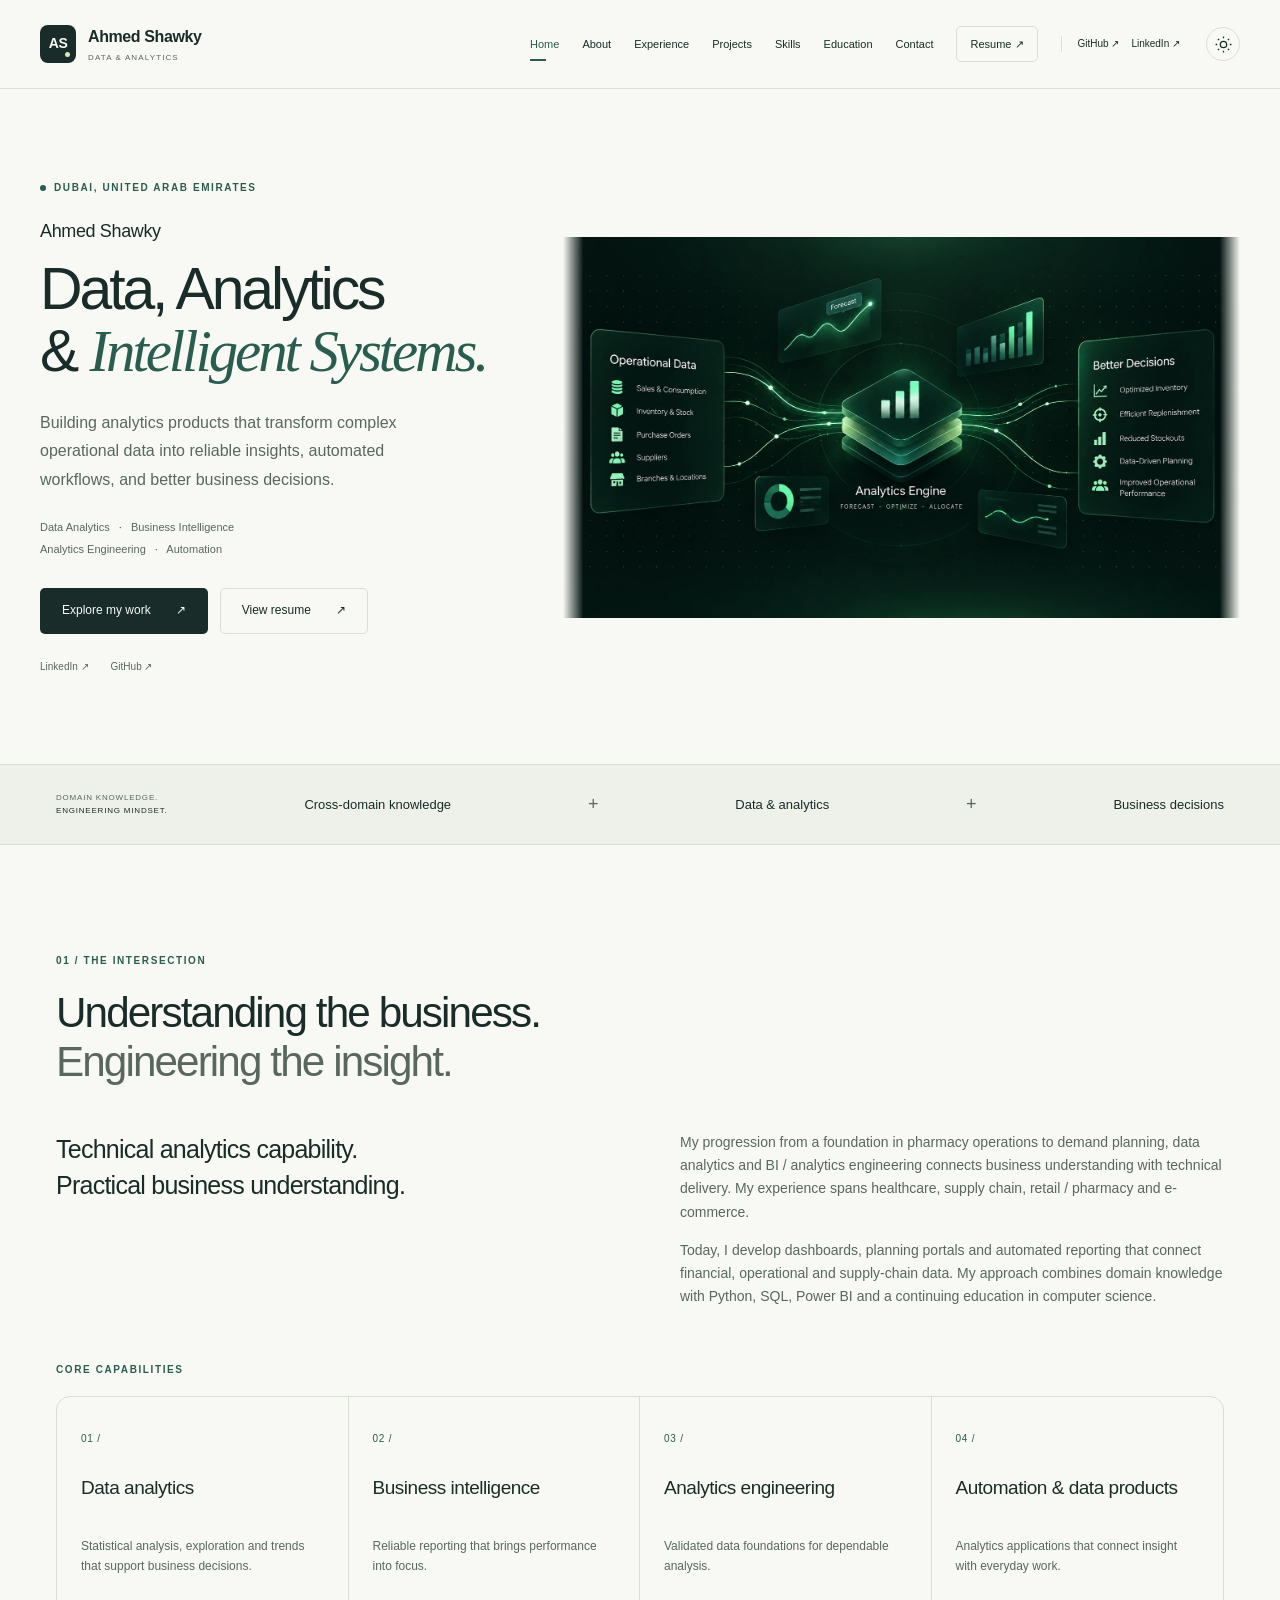
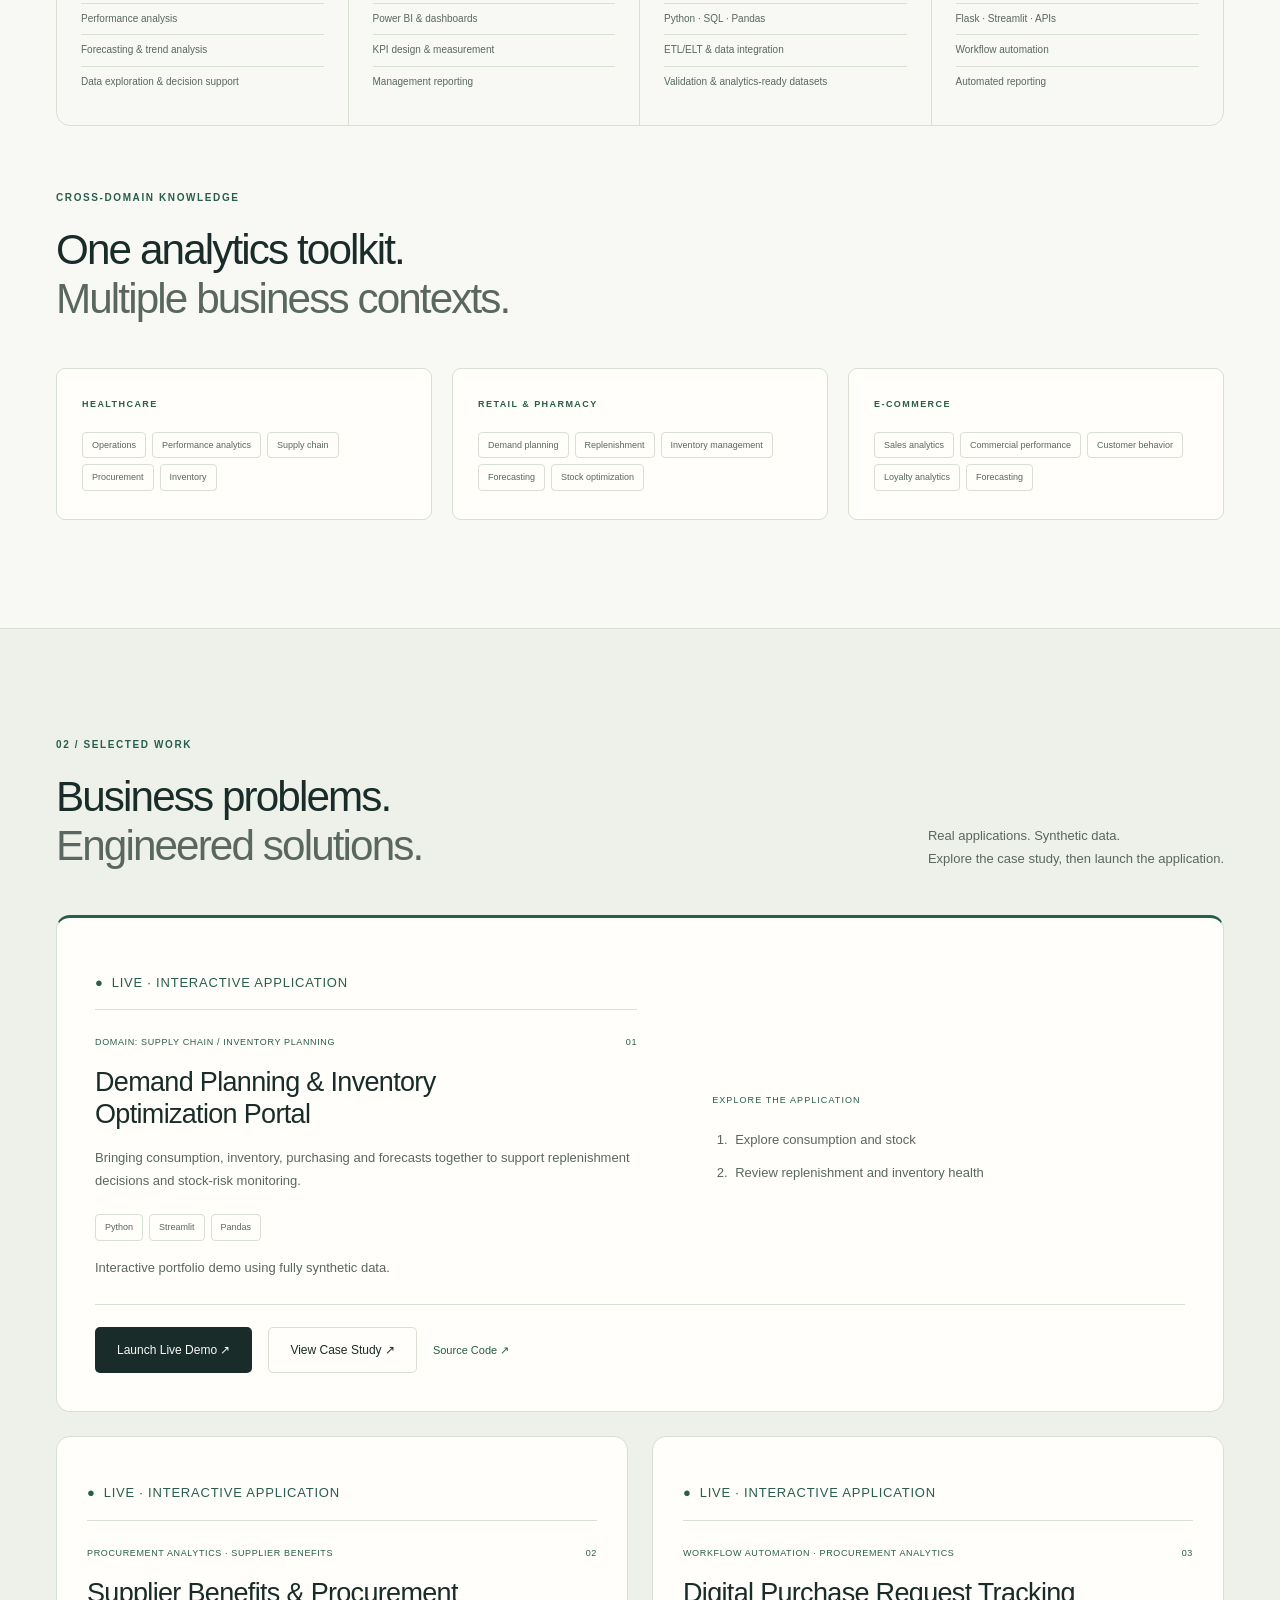
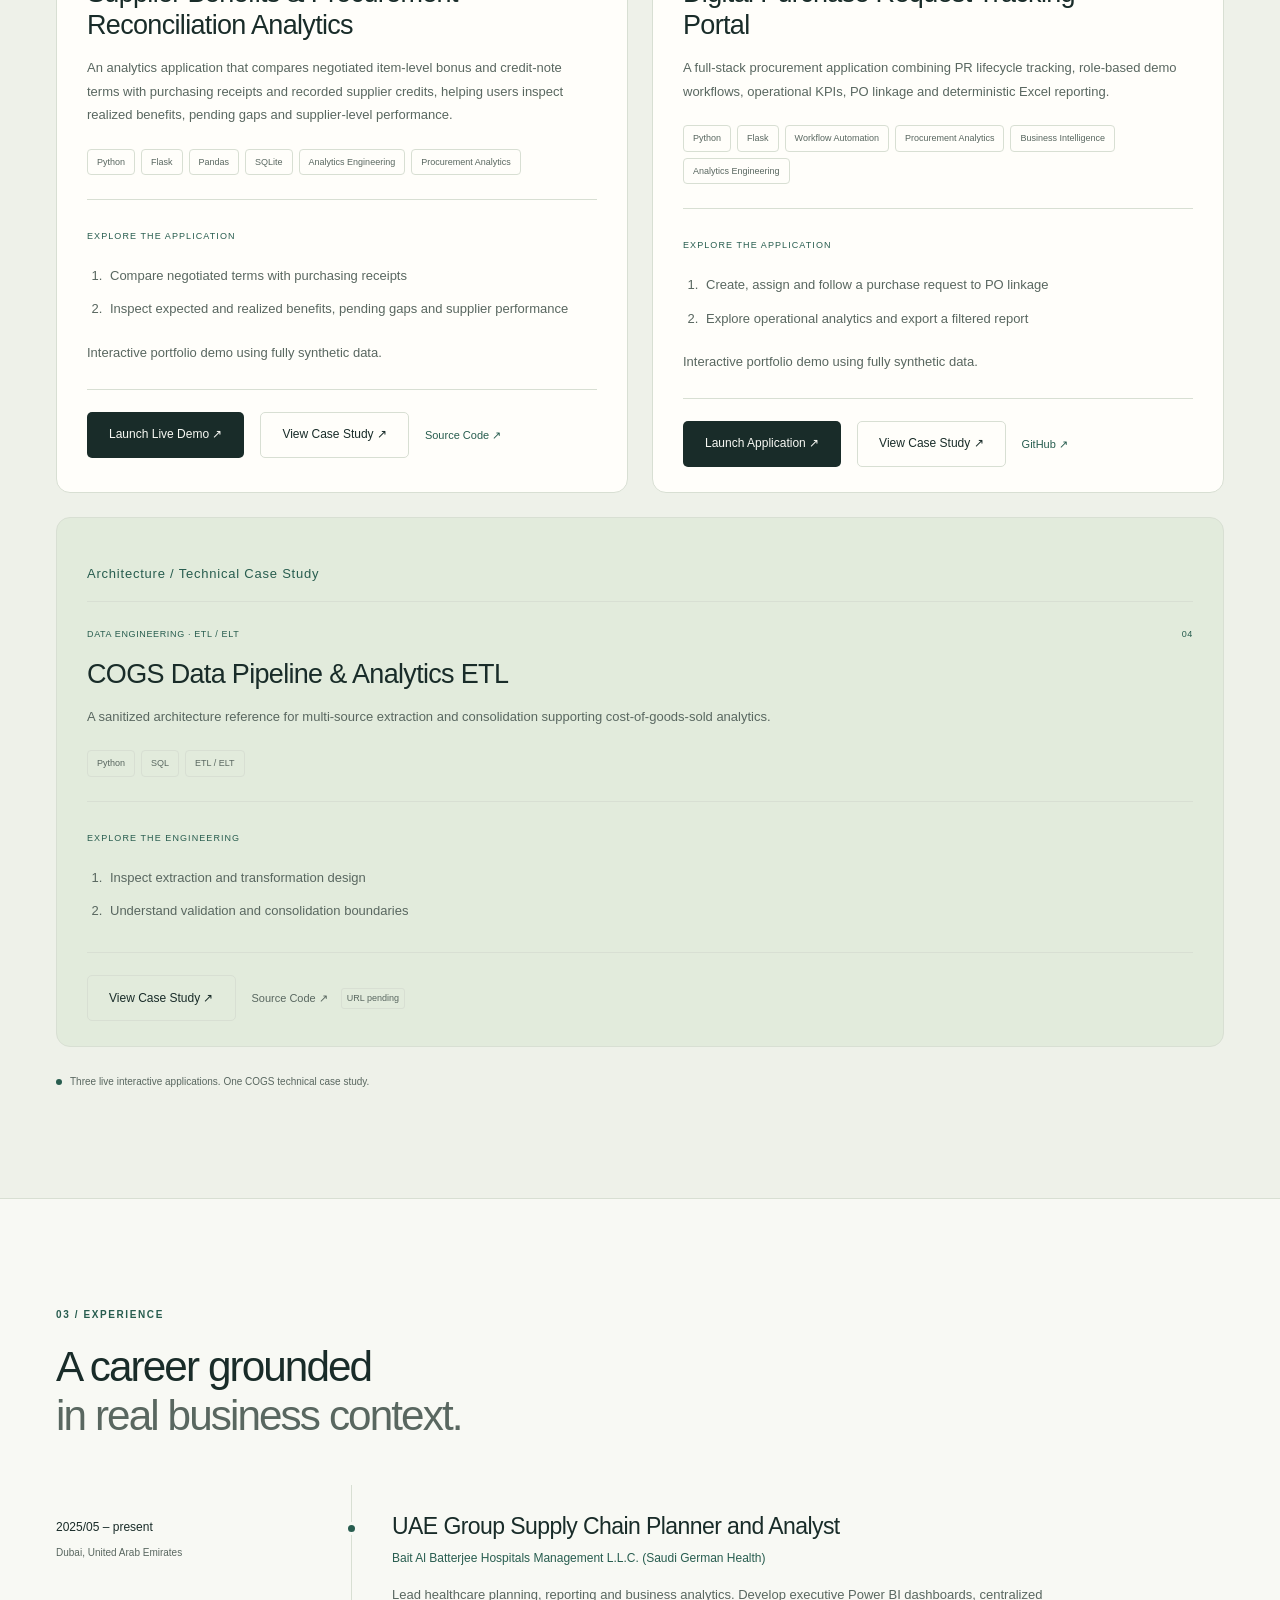
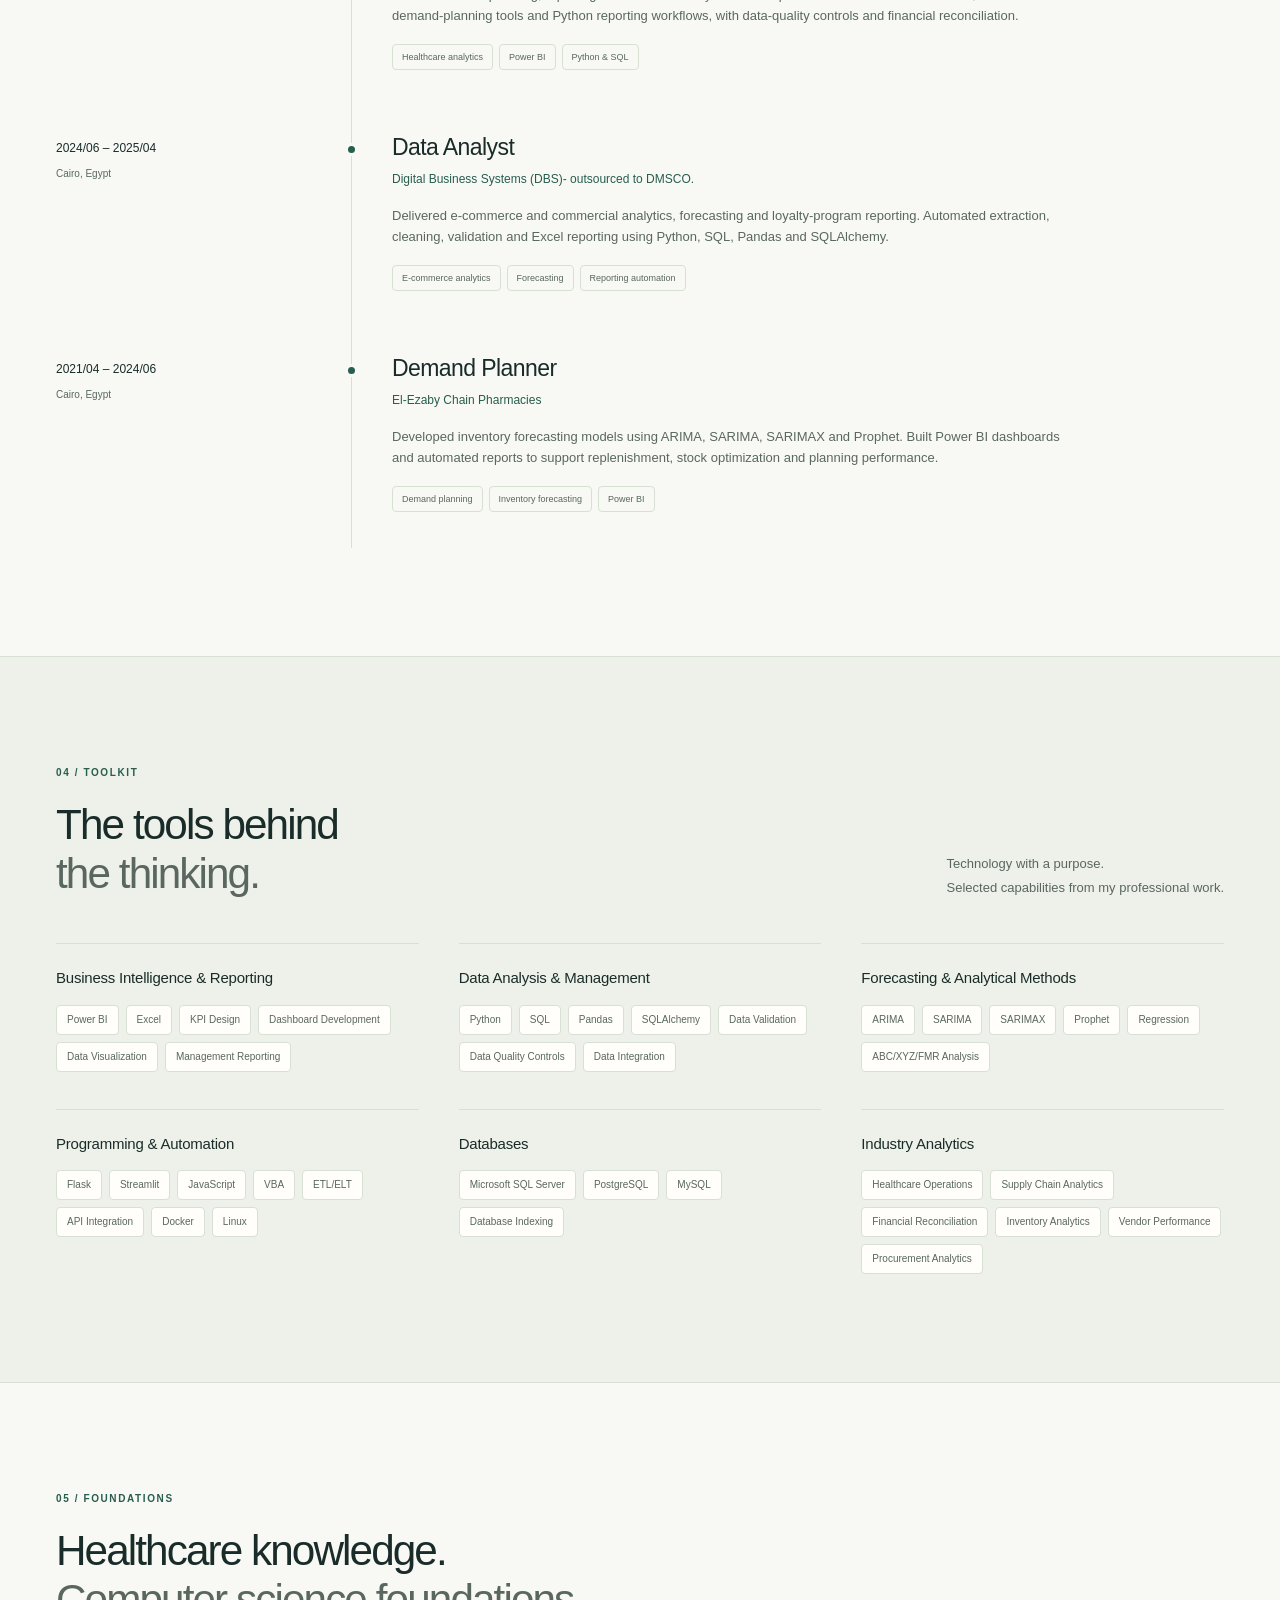
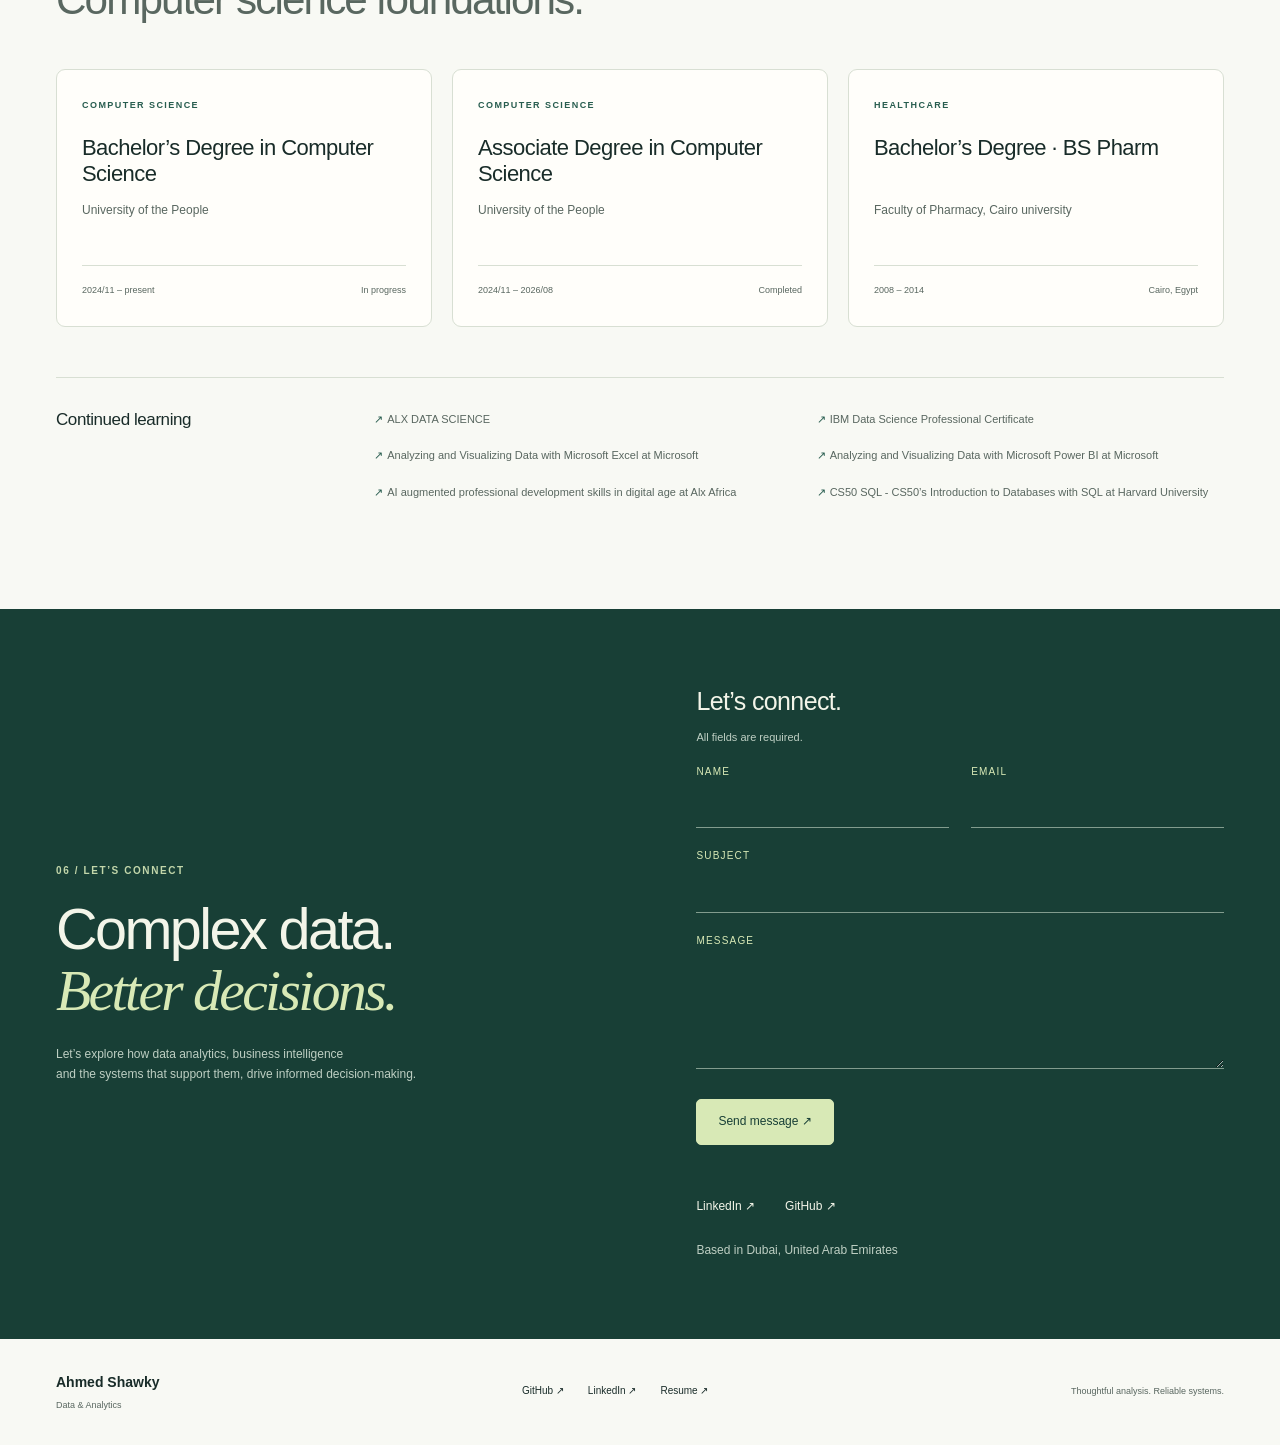
<file: index.html>
<!doctype html>
<html lang="en"><head><meta charset="utf-8"><meta name="viewport" content="width=device-width, initial-scale=1"><meta name="color-scheme" content="light dark"><title>Ahmed Shawky | Data Analytics, BI &amp; Analytics Engineering</title><meta name="description" content="Data and analytics professional specializing in business intelligence, analytics engineering, automation and data products, with cross-domain experience across healthcare, supply chain, retail and e-commerce."><meta property="og:type" content="website"><meta property="og:title" content="Ahmed Shawky | Data Analytics, BI &amp; Analytics Engineering"><meta property="og:description" content="Data and analytics professional specializing in business intelligence, analytics engineering, automation and data products, with cross-domain experience across healthcare, supply chain, retail and e-commerce."><meta property="og:site_name" content="Ahmed Shawky — Data &amp; Analytics"><meta name="twitter:card" content="summary_large_image"><!-- Canonical and og:url are populated only when siteUrl is configured. --><link rel="icon" type="image/svg+xml" href="assets/images/favicon.svg"><link rel="stylesheet" href="assets/css/styles.css?v=contact-1"><script src="assets/js/config.js?v=contact-1"></script><script src="assets/js/projects-config.js"></script><script defer src="assets/js/projects.js"></script><script src="assets/js/theme.js"></script><script defer src="assets/js/main.js?v=contact-1"></script><noscript><style>@media(max-width:950px){.site-header{position:relative}.nav-wrap{flex-wrap:wrap;padding-block:16px}#primary-nav{display:flex;position:static;max-height:none;width:100%;border:0;padding:10px 0}.menu-toggle,.theme-toggle{display:none}}</style></noscript><meta property="og:image" content="https://ashaw2y1.github.io/ahmed-shawky-portfolio/assets/images/ahmed-shawky-og.png"><meta property="og:image:width" content="1200"><meta property="og:image:height" content="630"><meta property="og:image:type" content="image/png"><meta property="og:image:alt" content="Ahmed Shawky — Data, Analytics &amp; Intelligent Systems"><meta name="twitter:title" content="Ahmed Shawky | Data Analytics, BI &amp; Analytics Engineering"><meta name="twitter:description" content="Data and analytics professional specializing in business intelligence, analytics engineering, automation and data products, with cross-domain experience across healthcare, supply chain, retail and e-commerce."><meta name="twitter:image" content="https://ashaw2y1.github.io/ahmed-shawky-portfolio/assets/images/ahmed-shawky-og.png"><meta name="twitter:image:alt" content="Ahmed Shawky — Data, Analytics &amp; Intelligent Systems"><link rel="canonical" href="https://ashaw2y1.github.io/ahmed-shawky-portfolio/"><meta property="og:url" content="https://ashaw2y1.github.io/ahmed-shawky-portfolio/"></head><body data-page="index.html"><a class="skip-link" href="#main">Skip to content</a><header class="site-header"><div class="nav-wrap"><a class="brand" href="index.html" aria-label="Ahmed Shawky home"><span class="brand-mark" aria-hidden="true">AS<span></span></span><span>Ahmed Shawky<span class="brand-caption">DATA &amp; ANALYTICS</span></span></a><button class="menu-toggle" aria-expanded="false" aria-controls="primary-nav">Menu <span aria-hidden="true">☰</span></button><nav id="primary-nav" aria-label="Main navigation"><a href="#home" data-nav="home">Home</a><a href="#about" data-nav="about">About</a><a href="#experience" data-nav="experience">Experience</a><a href="#projects" data-nav="projects">Projects</a><a href="#skills" data-nav="skills">Skills</a><a href="#education" data-nav="education">Education</a><a href="#contact" data-nav="contact">Contact</a><a class="nav-resume" href="assets/resume/Ahmed_Shawky.pdf" target="_blank" rel="noopener" data-analytics-event="resume_click">Resume <span aria-hidden="true">↗</span><span class="sr-only"> (PDF, new tab)</span></a><div class="mobile-social"><a data-profile="github" href="https://github.com/ashaw2y1" target="_blank" rel="noopener noreferrer" data-analytics-event="github_click">GitHub ↗</a><a data-profile="linkedin" href="https://www.linkedin.com/in/ashaw2y/" target="_blank" rel="noopener noreferrer" data-analytics-event="linkedin_click">LinkedIn ↗</a></div></nav><button class="theme-toggle" aria-label="Switch to dark mode" title="Switch to dark mode"><svg viewBox="0 0 24 24" width="19" height="19" fill="none" stroke="currentColor" stroke-width="1.6" aria-hidden="true"><circle cx="12" cy="12" r="4"/><path d="M12 2v2m0 16v2M2 12h2m16 0h2M5 5l1.5 1.5m11 11L19 19M5 19l1.5-1.5m11-11L19 5"/></svg></button></div></header><main id="main"><section id="home" class="hero container"><div class="hero-copy"><p class="eyebrow"><span></span> DUBAI, UNITED ARAB EMIRATES</p><h1>Ahmed Shawky<span>Data, Analytics<br>&amp; <em>Intelligent Systems.</em></span></h1><p class="hero-description">Building analytics products that transform complex operational data into reliable insights, automated workflows, and better business decisions.</p><p class="hero-specialties">Data Analytics <span>·</span> Business Intelligence<br>Analytics Engineering <span>·</span> Automation</p><div class="button-row"><a class="button primary" href="#projects">Explore my work <span aria-hidden="true">↗</span></a><a class="button secondary" href="assets/resume/Ahmed_Shawky.pdf" target="_blank" rel="noopener" data-analytics-event="resume_click">View resume <span aria-hidden="true">↗</span><span class="sr-only"> (PDF, new tab)</span></a></div><div class="hero-social"><a data-profile="linkedin" href="https://www.linkedin.com/in/ashaw2y/" target="_blank" rel="noopener noreferrer" data-analytics-event="linkedin_click">LinkedIn ↗</a><a data-profile="github" href="https://github.com/ashaw2y1" target="_blank" rel="noopener noreferrer" data-analytics-event="github_click">GitHub ↗</a></div></div><figure class="signal-panel analytics-visual"><img src="assets/images/analytics-engine-hero.webp" width="1672" height="941" alt="Operational data flowing through an analytics engine into forecasting, inventory optimization and better business decisions." decoding="async" fetchpriority="high"></figure></section><div class="focus-strip"><div class="container"><span>DOMAIN KNOWLEDGE.<br><strong>ENGINEERING MINDSET.</strong></span><p>Cross-domain knowledge</p><i>+</i><p>Data &amp; analytics</p><i>+</i><p>Business decisions</p></div></div>
<section id="about" class="section container"><div class="section-heading"><p class="eyebrow">01 / THE INTERSECTION</p><h2>Understanding the business.<br><span>Engineering the insight.</span></h2></div><div class="about-grid"><p class="lead">Technical analytics capability. Practical business understanding.</p><div><p>My progression from a foundation in pharmacy operations to demand planning, data analytics and BI / analytics engineering connects business understanding with technical delivery. My experience spans healthcare, supply chain, retail / pharmacy and e-commerce.</p><p>Today, I develop dashboards, planning portals and automated reporting that connect financial, operational and supply-chain data. My approach combines domain knowledge with Python, SQL, Power BI and a continuing education in computer science.</p></div></div><p class="eyebrow capability-label">CORE CAPABILITIES</p><div class="expertise-grid"><article class="expertise-card reveal"><span class="card-number">01 /</span><h3>Data analytics</h3><p>Statistical analysis, exploration and trends that support business decisions.</p><ul><li>Performance analysis</li><li>Forecasting & trend analysis</li><li>Data exploration & decision support</li></ul></article><article class="expertise-card reveal"><span class="card-number">02 /</span><h3>Business intelligence</h3><p>Reliable reporting that brings performance into focus.</p><ul><li>Power BI & dashboards</li><li>KPI design & measurement</li><li>Management reporting</li></ul></article><article class="expertise-card reveal"><span class="card-number">03 /</span><h3>Analytics engineering</h3><p>Validated data foundations for dependable analysis.</p><ul><li>Python · SQL · Pandas</li><li>ETL/ELT & data integration</li><li>Validation & analytics-ready datasets</li></ul></article><article class="expertise-card reveal"><span class="card-number">04 /</span><h3>Automation & data products</h3><p>Analytics applications that connect insight with everyday work.</p><ul><li>Flask · Streamlit · APIs</li><li>Workflow automation</li><li>Automated reporting</li></ul></article></div><div class="domain-section"><div class="section-heading"><p class="eyebrow">CROSS-DOMAIN KNOWLEDGE</p><h2>One analytics toolkit.<br><span>Multiple business contexts.</span></h2></div><div class="domain-grid"><article class="education-card reveal"><p class="eyebrow">Healthcare</p><ul class="tags" aria-label="Domain experience"><li>Operations</li><li>Performance analytics</li><li>Supply chain</li><li>Procurement</li><li>Inventory</li></ul></article><article class="education-card reveal"><p class="eyebrow">Retail &amp; pharmacy</p><ul class="tags" aria-label="Domain experience"><li>Demand planning</li><li>Replenishment</li><li>Inventory management</li><li>Forecasting</li><li>Stock optimization</li></ul></article><article class="education-card reveal"><p class="eyebrow">E-commerce</p><ul class="tags" aria-label="Domain experience"><li>Sales analytics</li><li>Commercial performance</li><li>Customer behavior</li><li>Loyalty analytics</li><li>Forecasting</li></ul></article></div></div></section><section id="projects" class="section work-section"><div class="container"><div class="section-heading heading-row"><div><p class="eyebrow">02 / SELECTED WORK</p><h2>Business problems.<br><span>Engineered solutions.</span></h2></div><p>Real applications. Synthetic data.<br>Explore the case study, then launch the application.</p></div><div class="project-grid"><article data-project="demandPlanning" class="project-card featured reveal"><div class="project-copy"><p class="demo-label" data-demo-status>LIVE · INTERACTIVE APPLICATION</p><div class="project-meta"><span>Domain: Supply chain / Inventory planning</span><span>01</span></div><h3><a data-project-name href="projects/demand-planning.html" data-analytics-event="project_view">Demand Planning & Inventory Optimization Portal</a></h3><p>Bringing consumption, inventory, purchasing and forecasts together to support replenishment decisions and stock-risk monitoring.</p><ul data-project-tech class="tags" aria-label="Technologies"><li>Python</li><li>Pandas</li><li>Streamlit</li><li>SQL</li></ul><div class="try-workflow"><span>EXPLORE THE APPLICATION</span><ol><li>Explore consumption and stock</li><li>Review replenishment and inventory health</li></ol></div><p class="availability-note">Interactive portfolio demo using fully synthetic data.</p><div class="demo-actions"><a class="button primary demo-launch" data-demo-launch aria-disabled="true" role="link" tabindex="0" data-analytics-event="live_demo_click">Launch Live Demo <span class="pending">Deployment pending</span></a><a class="button secondary" href="projects/demand-planning.html" data-analytics-event="project_view">View Case Study ↗</a><a class="text-link" data-source-link aria-disabled="true" role="link" tabindex="0" data-analytics-event="source_code_click">Source Code <span class="pending">URL pending</span></a></div></div></article><article data-project="noiPortal" class="project-card  reveal"><div class="project-copy"><p class="demo-label" data-demo-status>LIVE · INTERACTIVE APPLICATION</p><div class="project-meta"><span>Procurement analytics · Supplier benefits</span><span>02</span></div><h3><a data-project-name href="projects/noi-portal.html" data-analytics-event="project_view">Supplier Benefits &amp; Procurement Reconciliation Analytics</a></h3><p>An analytics application that compares negotiated item-level bonus and credit-note terms with purchasing receipts and recorded supplier credits, helping users inspect realized benefits, pending gaps and supplier-level performance.</p><ul data-project-tech class="tags" aria-label="Technologies"><li>Python</li><li>Flask</li><li>Pandas</li><li>SQLite</li><li>Analytics Engineering</li><li>Procurement Analytics</li></ul><div class="try-workflow"><span>EXPLORE THE APPLICATION</span><ol><li>Compare negotiated terms with purchasing receipts</li><li>Inspect expected and realized benefits, pending gaps and supplier performance</li></ol></div><p class="availability-note">Interactive portfolio demo using fully synthetic data.</p><div class="demo-actions"><a class="button primary demo-launch" data-demo-launch href="https://supplier-benefits-analytics.onrender.com" target="_blank" rel="noopener noreferrer" data-analytics-event="live_demo_click">Launch Live Demo ↗</a><a class="button secondary" href="projects/noi-portal.html" data-analytics-event="project_view">View Case Study ↗</a><a class="text-link" data-source-link href="https://github.com/ashaw2y1/supplier-benefits-analytics" target="_blank" rel="noopener noreferrer" data-analytics-event="source_code_click">Source Code ↗</a></div></div></article><article data-project="digitalPR" class="project-card reveal"><div class="project-copy"><p class="demo-label is-live" data-demo-status>LIVE · INTERACTIVE APPLICATION</p><div class="project-meta"><span>Workflow automation · Procurement analytics</span><span>03</span></div><h3><a data-project-name href="projects/digital-pr-tracker.html" data-analytics-event="project_view">Digital Purchase Request Tracking Portal</a></h3><p>A full-stack procurement application combining PR lifecycle tracking, role-based demo workflows, operational KPIs, PO linkage and deterministic Excel reporting.</p><ul data-project-tech class="tags" aria-label="Technologies"><li>Python</li><li>Flask</li><li>Workflow Automation</li><li>Procurement Analytics</li><li>Business Intelligence</li><li>Analytics Engineering</li></ul><div class="try-workflow"><span>EXPLORE THE APPLICATION</span><ol><li>Create, assign and follow a purchase request to PO linkage</li><li>Explore operational analytics and export a filtered report</li></ol></div><p class="availability-note">Interactive portfolio demo using fully synthetic data.</p><div class="demo-actions"><a class="button primary demo-launch" data-demo-launch data-cta-label="Launch Application ↗" href="https://digital-purchase-request-tracker.onrender.com/" target="_blank" rel="noopener noreferrer" data-analytics-event="live_demo_click">Launch Application ↗</a><a class="button secondary" href="projects/digital-pr-tracker.html" data-analytics-event="project_view">View Case Study ↗</a><a class="text-link" data-source-link data-cta-label="GitHub ↗" href="https://github.com/ashaw2y1/digital-purchase-request-tracker" target="_blank" rel="noopener noreferrer" data-analytics-event="source_code_click">GitHub ↗</a></div></div></article><article data-project="cogsPipeline" class="project-card  reveal"><div class="project-copy"><p class="demo-label" data-demo-status>Architecture / Technical Case Study</p><div class="project-meta"><span>Data engineering · ETL / ELT</span><span>04</span></div><h3><a data-project-name href="projects/cogs-etl-pipeline.html" data-analytics-event="project_view">COGS Data Pipeline & Analytics ETL</a></h3><p>A sanitized architecture reference for multi-source extraction and consolidation supporting cost-of-goods-sold analytics.</p><ul data-project-tech class="tags" aria-label="Technologies"><li>Python</li><li>SQL Server</li><li>ETL / ELT</li></ul><div class="try-workflow"><span>EXPLORE THE ENGINEERING</span><ol><li>Inspect extraction and transformation design</li><li>Understand validation and consolidation boundaries</li></ol></div><div class="demo-actions"><a class="button primary demo-launch" data-demo-launch hidden aria-disabled="true" role="link" tabindex="0" data-analytics-event="live_demo_click">Launch Live Demo <span class="pending">Deployment pending</span></a><a class="button secondary" href="projects/cogs-etl-pipeline.html" data-analytics-event="project_view">View Case Study ↗</a><a class="text-link" data-source-link aria-disabled="true" role="link" tabindex="0" data-analytics-event="source_code_click">Source Code <span class="pending">URL pending</span></a></div></div></article></div><p class="work-note"><span class="status-dot"></span> Three live interactive applications. One COGS technical case study.</p></div></section>
<section id="experience" class="section container"><div class="section-heading"><p class="eyebrow">03 / EXPERIENCE</p><h2>A career grounded<br><span>in real business context.</span></h2></div><div class="timeline"><article class="timeline-item reveal"><div class="timeline-date">2025/05 – present<span>Dubai, United Arab Emirates</span></div><div class="timeline-content"><h3>UAE Group Supply Chain Planner and Analyst</h3><p class="employer">Bait Al Batterjee Hospitals Management L.L.C. (Saudi German Health)</p><p>Lead healthcare planning, reporting and business analytics. Develop executive Power BI dashboards, centralized demand-planning tools and Python reporting workflows, with data-quality controls and financial reconciliation.</p><ul class="tags" aria-label="Technologies"><li>Healthcare analytics</li><li>Power BI</li><li>Python &amp; SQL</li></ul></div></article><article class="timeline-item reveal"><div class="timeline-date">2024/06 – 2025/04<span>Cairo, Egypt</span></div><div class="timeline-content"><h3>Data Analyst</h3><p class="employer">Digital Business Systems (DBS)- outsourced to DMSCO.</p><p>Delivered e-commerce and commercial analytics, forecasting and loyalty-program reporting. Automated extraction, cleaning, validation and Excel reporting using Python, SQL, Pandas and SQLAlchemy.</p><ul class="tags" aria-label="Technologies"><li>E-commerce analytics</li><li>Forecasting</li><li>Reporting automation</li></ul></div></article><article class="timeline-item reveal"><div class="timeline-date">2021/04 – 2024/06<span>Cairo, Egypt</span></div><div class="timeline-content"><h3>Demand Planner</h3><p class="employer">El-Ezaby Chain Pharmacies</p><p>Developed inventory forecasting models using ARIMA, SARIMA, SARIMAX and Prophet. Built Power BI dashboards and automated reports to support replenishment, stock optimization and planning performance.</p><ul class="tags" aria-label="Technologies"><li>Demand planning</li><li>Inventory forecasting</li><li>Power BI</li></ul></div></article></div></section><section id="skills" class="section skills-section"><div class="container"><div class="section-heading heading-row"><div><p class="eyebrow">04 / TOOLKIT</p><h2>The tools behind<br><span>the thinking.</span></h2></div><p>Technology with a purpose.<br>Selected capabilities from my professional work.</p></div><div class="skills-grid"><article class="skill-group"><h3>Business Intelligence &amp; Reporting</h3><ul class="tags" aria-label="Technologies"><li>Power BI</li><li>Excel</li><li>KPI Design</li><li>Dashboard Development</li><li>Data Visualization</li><li>Management Reporting</li></ul></article><article class="skill-group"><h3>Data Analysis &amp; Management</h3><ul class="tags" aria-label="Technologies"><li>Python</li><li>SQL</li><li>Pandas</li><li>SQLAlchemy</li><li>Data Validation</li><li>Data Quality Controls</li><li>Data Integration</li></ul></article><article class="skill-group"><h3>Forecasting &amp; Analytical Methods</h3><ul class="tags" aria-label="Technologies"><li>ARIMA</li><li>SARIMA</li><li>SARIMAX</li><li>Prophet</li><li>Regression</li><li>ABC/XYZ/FMR Analysis</li></ul></article><article class="skill-group"><h3>Programming &amp; Automation</h3><ul class="tags" aria-label="Technologies"><li>Flask</li><li>Streamlit</li><li>JavaScript</li><li>VBA</li><li>ETL/ELT</li><li>API Integration</li><li>Docker</li><li>Linux</li></ul></article><article class="skill-group"><h3>Databases</h3><ul class="tags" aria-label="Technologies"><li>Microsoft SQL Server</li><li>PostgreSQL</li><li>MySQL</li><li>Database Indexing</li></ul></article><article class="skill-group"><h3>Industry Analytics</h3><ul class="tags" aria-label="Technologies"><li>Healthcare Operations</li><li>Supply Chain Analytics</li><li>Financial Reconciliation</li><li>Inventory Analytics</li><li>Vendor Performance</li><li>Procurement Analytics</li></ul></article></div></div></section><section id="education" class="section container"><div class="section-heading"><p class="eyebrow">05 / FOUNDATIONS</p><h2>Healthcare knowledge.<br><span>Computer science foundations.</span></h2></div><div class="education-grid"><article class="education-card reveal"><p class="eyebrow">COMPUTER SCIENCE</p><h3>Bachelor’s Degree in Computer Science</h3><p>University of the People</p><div><span>2024/11 – present</span><span>In progress</span></div></article><article class="education-card reveal"><p class="eyebrow">COMPUTER SCIENCE</p><h3>Associate Degree in Computer Science</h3><p>University of the People</p><div><span>2024/11 – 2026/08</span><span>Completed</span></div></article><article class="education-card reveal"><p class="eyebrow">HEALTHCARE</p><h3>Bachelor’s Degree · BS Pharm</h3><p>Faculty of Pharmacy, Cairo university</p><div><span>2008 – 2014</span><span>Cairo, Egypt</span></div></article></div><div class="certifications"><h3>Continued learning</h3><ul><li>ALX DATA SCIENCE</li><li>IBM Data Science Professional Certificate</li><li>Analyzing and Visualizing Data with Microsoft Excel at Microsoft</li><li>Analyzing and Visualizing Data with Microsoft Power BI at Microsoft</li><li>AI augmented professional development skills in digital age at Alx Africa</li><li>CS50 SQL - CS50’s Introduction to Databases with SQL at Harvard University</li></ul></div></section><section id="contact" class="contact-section"><div class="container contact-grid"><div><p class="eyebrow">06 / LET’S CONNECT</p><h2>Complex data.<br><em>Better decisions.</em></h2><p>Let’s explore how data analytics, business intelligence<br class="desktop-break"> and the systems that support them, drive informed decision-making.</p></div><div class="contact-links"><h3 id="contact-form-heading">Let’s connect.</h3><form id="contact-form" action="https://formspree.io/f/moevwqap" method="POST" aria-labelledby="contact-form-heading" data-analytics-event="contact_form_view" data-analytics-submit="contact_form_submit" data-analytics-success="contact_form_success" data-analytics-error="contact_form_error" data-state="idle"><p class="form-hint">All fields are required.</p><div class="contact-fields"><div class="contact-field"><label for="contact-name">Name</label><input id="contact-name" name="name" type="text" autocomplete="name" required maxlength="150"></div><div class="contact-field"><label for="contact-email">Email</label><input id="contact-email" name="email" type="email" autocomplete="email" required maxlength="254"></div><div class="contact-field field-wide"><label for="contact-subject">Subject</label><input id="contact-subject" name="subject" type="text" autocomplete="off" required maxlength="200"></div><div class="contact-field field-wide"><label for="contact-message">Message</label><textarea id="contact-message" name="message" autocomplete="off" required maxlength="5000" rows="4"></textarea></div></div><div class="contact-honeypot" aria-hidden="true"><label for="contact-website">Leave this field empty</label><input id="contact-website" name="_gotcha" type="text" tabindex="-1" autocomplete="off"></div><button class="button contact-submit" type="submit" data-analytics-event="contact_form_submit" disabled>Send message ↗</button><p id="contact-status" class="contact-status" role="status" aria-live="polite" aria-atomic="true"></p><noscript><p>Please enable JavaScript to send a message, or connect using the profile links below.</p></noscript></form><div><a data-profile="linkedin" href="https://www.linkedin.com/in/ashaw2y/" target="_blank" rel="noopener noreferrer" data-analytics-event="linkedin_click">LinkedIn ↗</a><a data-profile="github" href="https://github.com/ashaw2y1" target="_blank" rel="noopener noreferrer" data-analytics-event="github_click">GitHub ↗</a></div><p>Based in Dubai, United Arab Emirates</p></div></div></section></main><footer class="site-footer container"><a class="footer-name" href="index.html">Ahmed Shawky<span>Data &amp; Analytics</span></a><div class="footer-links"><a data-profile="github" href="https://github.com/ashaw2y1" target="_blank" rel="noopener noreferrer" data-analytics-event="github_click">GitHub ↗</a><a data-profile="linkedin" href="https://www.linkedin.com/in/ashaw2y/" target="_blank" rel="noopener noreferrer" data-analytics-event="linkedin_click">LinkedIn ↗</a><a href="assets/resume/Ahmed_Shawky.pdf" target="_blank" rel="noopener" data-analytics-event="resume_click">Resume ↗</a></div><p>Thoughtful analysis. Reliable systems.</p></footer><a class="back-top" href="#main" aria-label="Back to top">↑</a></body></html>
</file>
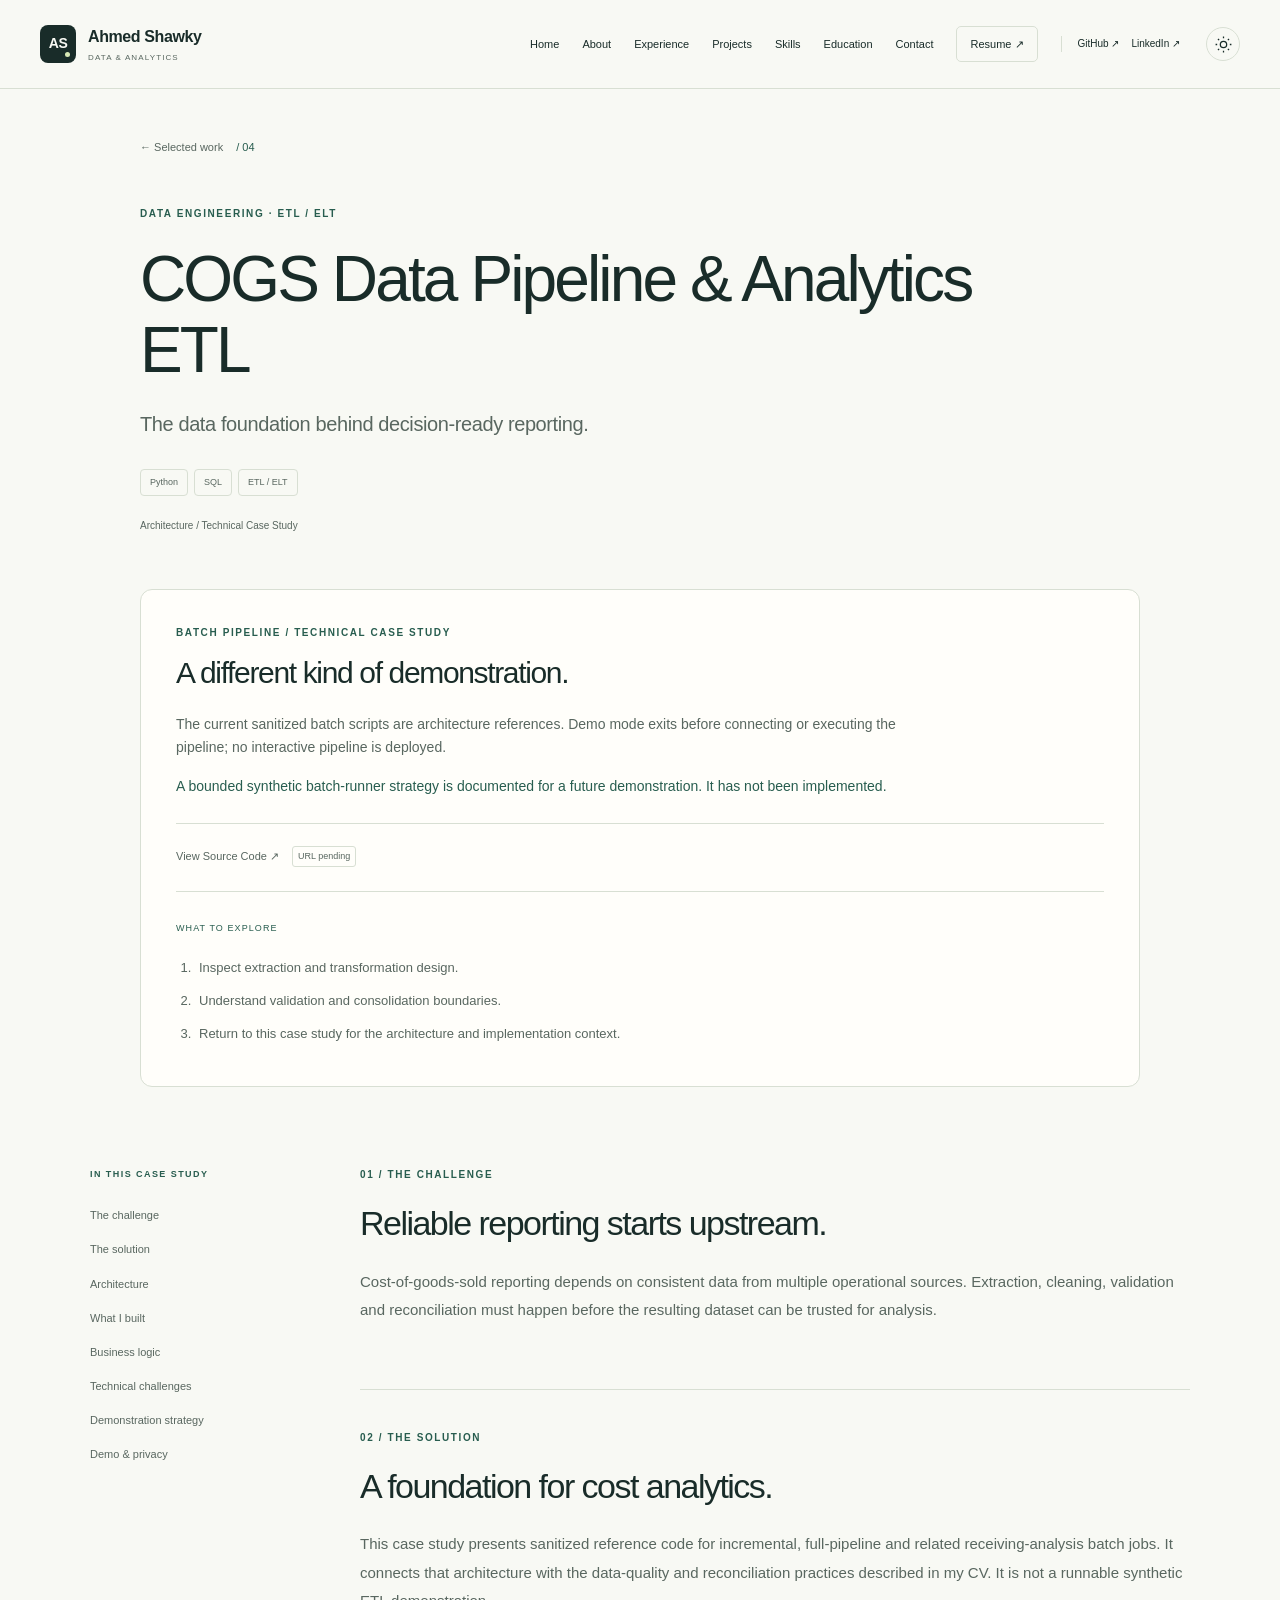
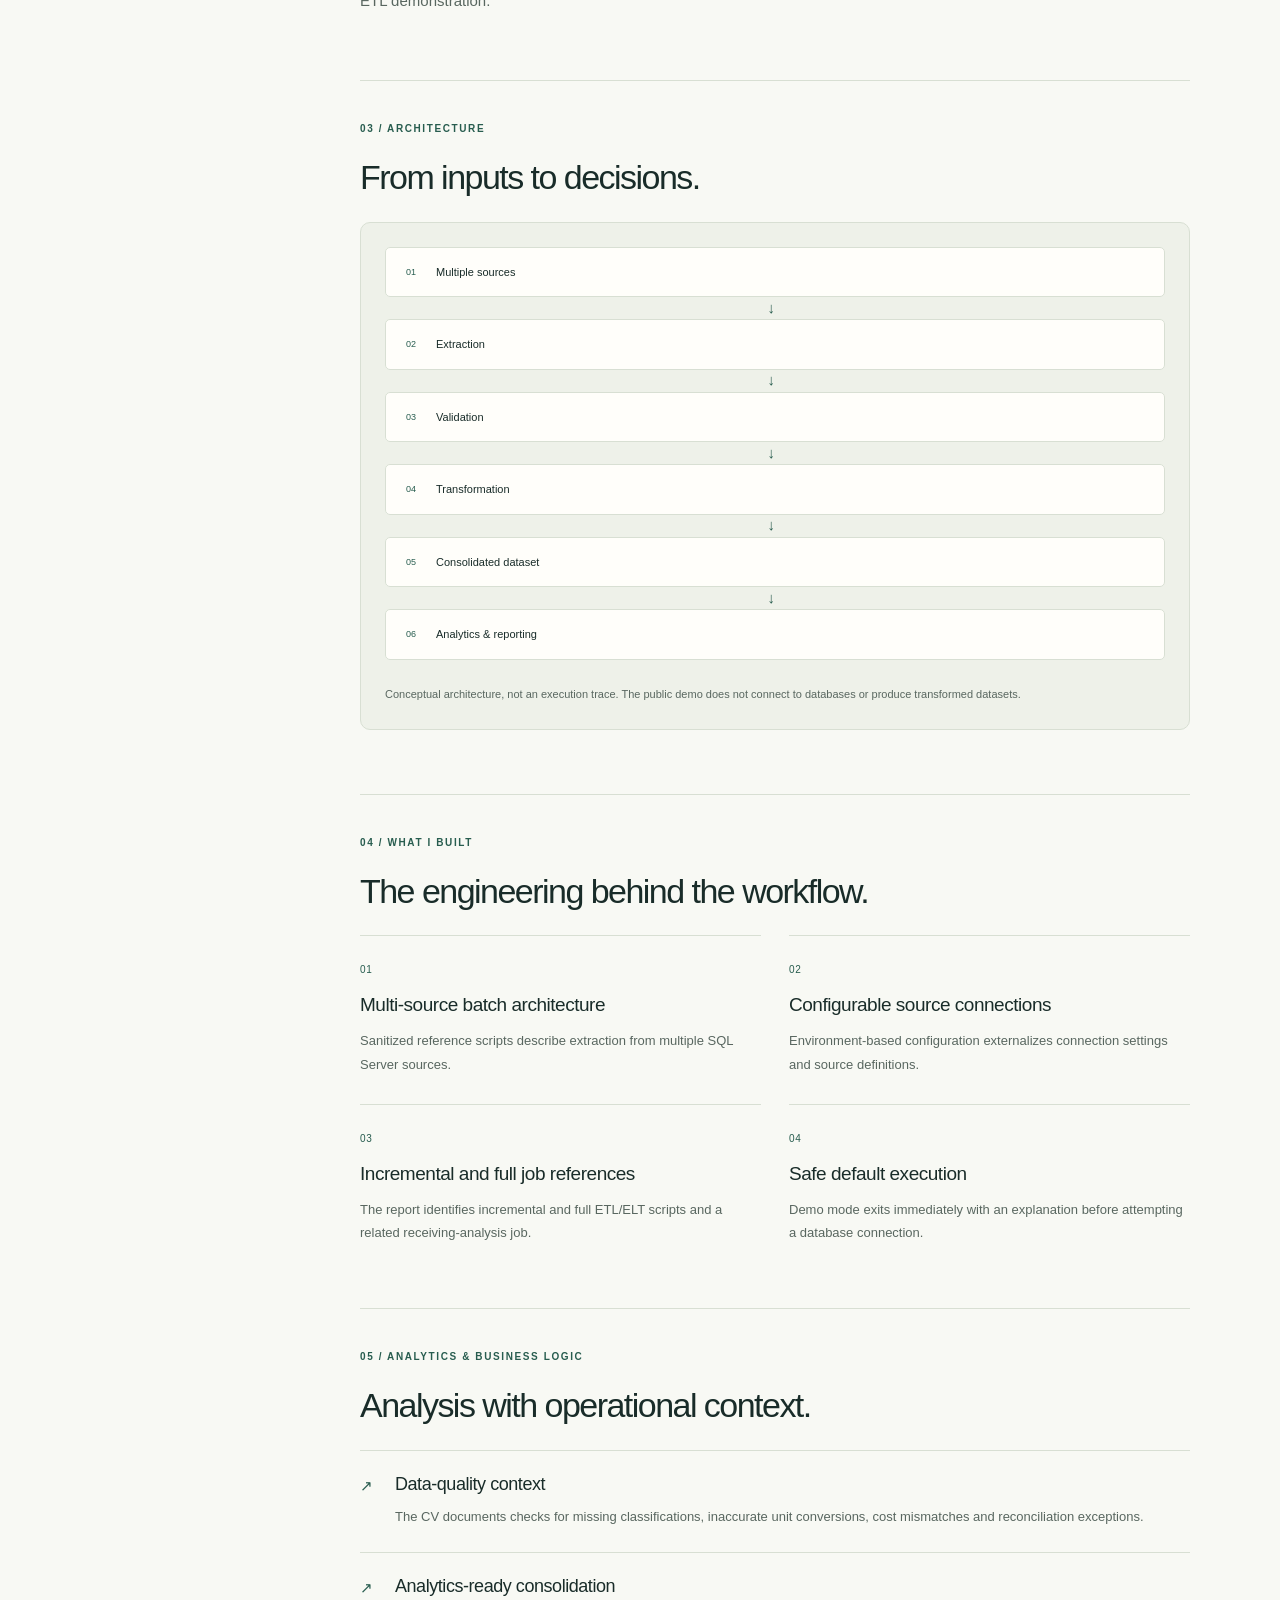
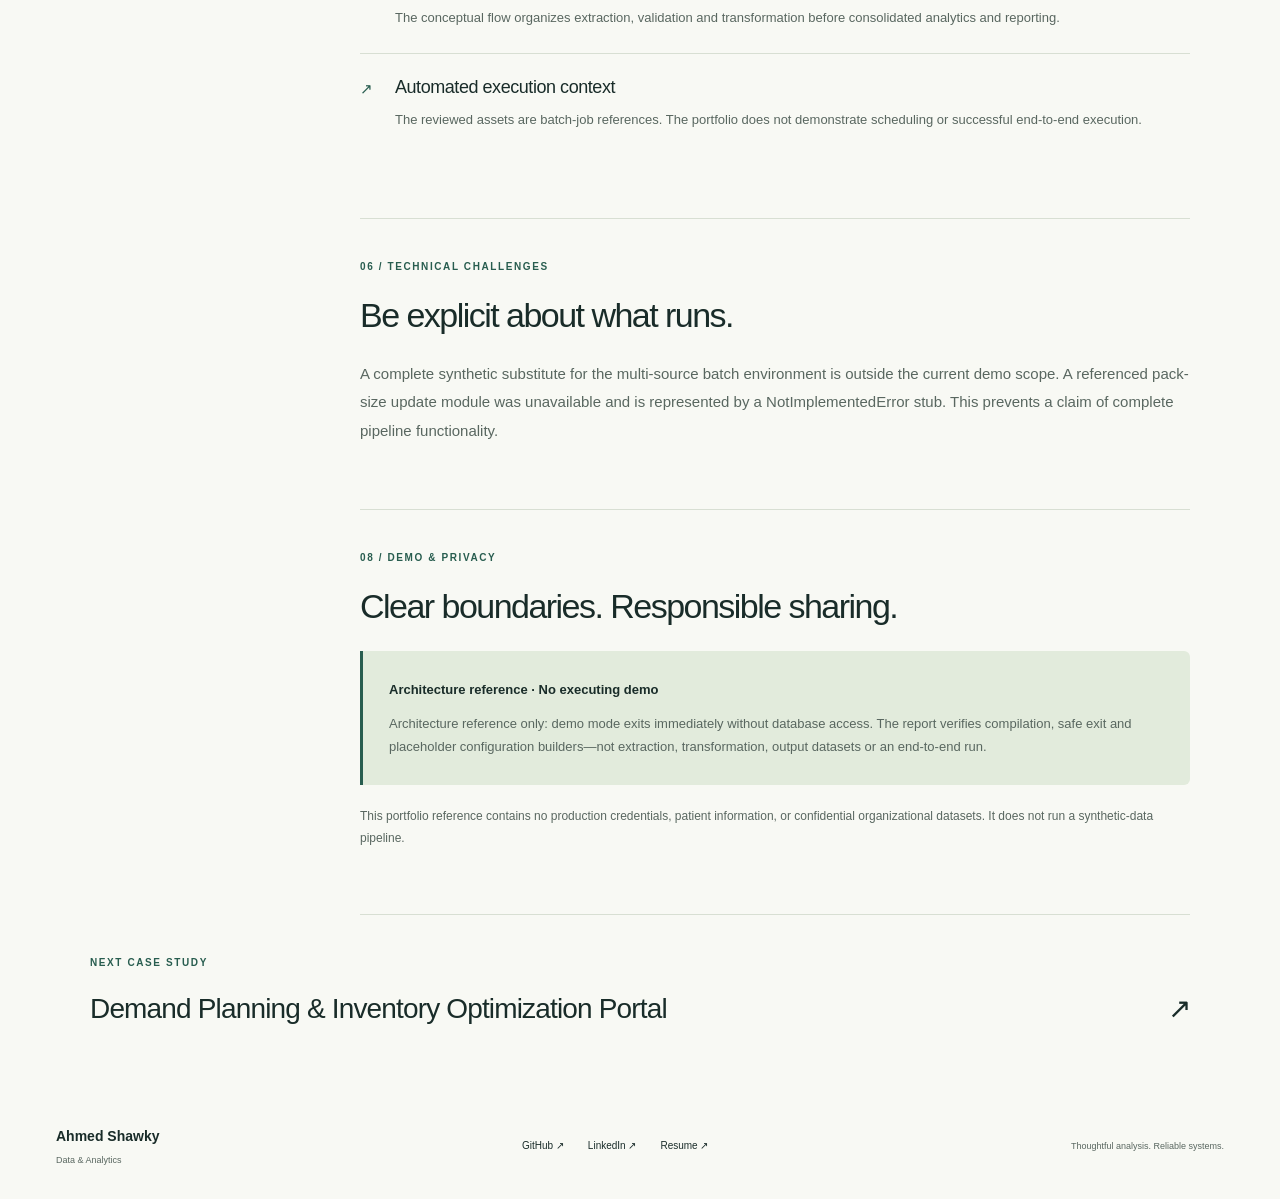
<file: projects/cogs-etl-pipeline.html>
<!doctype html>
<html lang="en"><head><meta charset="utf-8"><meta name="viewport" content="width=device-width, initial-scale=1"><meta name="color-scheme" content="light dark"><title>COGS Data Pipeline &amp; Analytics ETL | Ahmed Shawky</title><meta name="description" content="A sanitized architecture reference for multi-source extraction and consolidation supporting cost-of-goods-sold analytics."><meta property="og:type" content="website"><meta property="og:title" content="COGS Data Pipeline &amp; Analytics ETL | Ahmed Shawky"><meta property="og:description" content="A sanitized architecture reference for multi-source extraction and consolidation supporting cost-of-goods-sold analytics."><meta property="og:site_name" content="Ahmed Shawky — Data &amp; Analytics"><meta name="twitter:card" content="summary_large_image"><!-- Canonical and og:url are populated only when siteUrl is configured. --><link rel="icon" type="image/svg+xml" href="../assets/images/favicon.svg"><link rel="stylesheet" href="../assets/css/styles.css?v=contact-1"><script src="../assets/js/config.js?v=contact-1"></script><script src="../assets/js/projects-config.js"></script><script defer src="../assets/js/projects.js"></script><script src="../assets/js/theme.js"></script><script defer src="../assets/js/main.js?v=contact-1"></script><noscript><style>@media(max-width:950px){.site-header{position:relative}.nav-wrap{flex-wrap:wrap;padding-block:16px}#primary-nav{display:flex;position:static;max-height:none;width:100%;border:0;padding:10px 0}.menu-toggle,.theme-toggle{display:none}}</style></noscript><meta property="og:image" content="https://ashaw2y1.github.io/ahmed-shawky-portfolio/assets/images/ahmed-shawky-og.png"><meta property="og:image:width" content="1200"><meta property="og:image:height" content="630"><meta property="og:image:type" content="image/png"><meta property="og:image:alt" content="Ahmed Shawky — Data, Analytics &amp; Intelligent Systems"><meta name="twitter:title" content="COGS Data Pipeline &amp; Analytics ETL | Ahmed Shawky"><meta name="twitter:description" content="A sanitized architecture reference for multi-source extraction and consolidation supporting cost-of-goods-sold analytics."><meta name="twitter:image" content="https://ashaw2y1.github.io/ahmed-shawky-portfolio/assets/images/ahmed-shawky-og.png"><meta name="twitter:image:alt" content="Ahmed Shawky — Data, Analytics &amp; Intelligent Systems"><link rel="canonical" href="https://ashaw2y1.github.io/ahmed-shawky-portfolio/projects/cogs-etl-pipeline.html"><meta property="og:url" content="https://ashaw2y1.github.io/ahmed-shawky-portfolio/projects/cogs-etl-pipeline.html"></head><body data-page="projects/cogs-etl-pipeline.html"><a class="skip-link" href="#main">Skip to content</a><header class="site-header"><div class="nav-wrap"><a class="brand" href="../index.html" aria-label="Ahmed Shawky home"><span class="brand-mark" aria-hidden="true">AS<span></span></span><span>Ahmed Shawky<span class="brand-caption">DATA &amp; ANALYTICS</span></span></a><button class="menu-toggle" aria-expanded="false" aria-controls="primary-nav">Menu <span aria-hidden="true">☰</span></button><nav id="primary-nav" aria-label="Main navigation"><a href="../index.html#home" data-nav="home">Home</a><a href="../index.html#about" data-nav="about">About</a><a href="../index.html#experience" data-nav="experience">Experience</a><a href="../index.html#projects" data-nav="projects">Projects</a><a href="../index.html#skills" data-nav="skills">Skills</a><a href="../index.html#education" data-nav="education">Education</a><a href="../index.html#contact" data-nav="contact">Contact</a><a class="nav-resume" href="../assets/resume/Ahmed_Shawky.pdf" target="_blank" rel="noopener" data-analytics-event="resume_click">Resume <span aria-hidden="true">↗</span><span class="sr-only"> (PDF, new tab)</span></a><div class="mobile-social"><a data-profile="github" href="https://github.com/ashaw2y1" target="_blank" rel="noopener noreferrer" data-analytics-event="github_click">GitHub ↗</a><a data-profile="linkedin" href="https://www.linkedin.com/in/ashaw2y/" target="_blank" rel="noopener noreferrer" data-analytics-event="linkedin_click">LinkedIn ↗</a></div></nav><button class="theme-toggle" aria-label="Switch to dark mode" title="Switch to dark mode"><svg viewBox="0 0 24 24" width="19" height="19" fill="none" stroke="currentColor" stroke-width="1.6" aria-hidden="true"><circle cx="12" cy="12" r="4"/><path d="M12 2v2m0 16v2M2 12h2m16 0h2M5 5l1.5 1.5m11 11L19 19M5 19l1.5-1.5m11-11L19 5"/></svg></button></div></header><main id="main" data-project="cogsPipeline"><section class="case-hero container"><a class="breadcrumb" href="../index.html#projects">← Selected work <span>/ 04</span></a><p class="eyebrow">Data engineering · ETL / ELT</p><h1 data-project-name>COGS Data Pipeline & Analytics ETL</h1><p class="case-deck">The data foundation behind decision-ready reporting.</p><ul data-project-tech class="tags" aria-label="Technologies"><li>Python</li><li>SQL Server</li><li>ETL / ELT</li></ul><div class="case-status" data-demo-status>Architecture / Technical Case Study</div></section><section id="live-demo" class="container live-demo-panel"><p class="eyebrow">BATCH PIPELINE / TECHNICAL CASE STUDY</p><h2>A different kind of demonstration.</h2><p>The current sanitized batch scripts are architecture references. Demo mode exits before connecting or executing the pipeline; no interactive pipeline is deployed.</p><p class="availability-note" data-demo-message>A bounded synthetic batch-runner strategy is documented for a future demonstration. It has not been implemented.</p><div class="demo-actions"><a class="button primary demo-launch" data-demo-launch hidden aria-disabled="true" role="link" tabindex="0" data-analytics-event="live_demo_click">Launch Live Demo <span class="pending">Deployment pending</span></a><a class="text-link" data-source-link aria-disabled="true" role="link" tabindex="0" data-analytics-event="source_code_click">View Source Code <span class="pending">URL pending</span></a></div><div class="try-workflow"><span>WHAT TO EXPLORE</span><ol><li>Inspect extraction and transformation design.</li><li>Understand validation and consolidation boundaries.</li><li>Return to this case study for the architecture and implementation context.</li></ol></div><div class="demo-embed" data-demo-embed hidden></div></section><div class="container case-body"><aside class="case-nav" aria-label="Case study contents"><p class="eyebrow">IN THIS CASE STUDY</p><a href="#challenge">The challenge</a><a href="#solution">The solution</a><a href="#architecture">Architecture</a><a href="#components">What I built</a><a href="#logic">Business logic</a><a href="#technical">Technical challenges</a><a href="#live-demo">Demonstration strategy</a><a href="#demo">Demo &amp; privacy</a></aside><div class="case-content"><section id="challenge" class="case-section"><p class="eyebrow">01 / THE CHALLENGE</p><h2>Reliable reporting starts upstream.</h2><p>Cost-of-goods-sold reporting depends on consistent data from multiple operational sources. Extraction, cleaning, validation and reconciliation must happen before the resulting dataset can be trusted for analysis.</p></section><section id="solution" class="case-section"><p class="eyebrow">02 / THE SOLUTION</p><h2>A foundation for cost analytics.</h2><p>This case study presents sanitized reference code for incremental, full-pipeline and related receiving-analysis batch jobs. It connects that architecture with the data-quality and reconciliation practices described in my CV. It is not a runnable synthetic ETL demonstration.</p></section><section id="architecture" class="case-section"><p class="eyebrow">03 / ARCHITECTURE</p><h2>From inputs to decisions.</h2><figure class="architecture"><ol><li><span>01</span><strong>Multiple sources</strong></li><li><span>02</span><strong>Extraction</strong></li><li><span>03</span><strong>Validation</strong></li><li><span>04</span><strong>Transformation</strong></li><li><span>05</span><strong>Consolidated dataset</strong></li><li><span>06</span><strong>Analytics & reporting</strong></li></ol><figcaption>Conceptual architecture, not an execution trace. The public demo does not connect to databases or produce transformed datasets.</figcaption></figure></section><section id="components" class="case-section"><p class="eyebrow">04 / WHAT I BUILT</p><h2>The engineering behind the workflow.</h2><div class="component-grid"><article><span class="card-number">01</span><h3>Multi-source batch architecture</h3><p>Sanitized reference scripts describe extraction from multiple SQL Server sources.</p></article><article><span class="card-number">02</span><h3>Configurable source connections</h3><p>Environment-based configuration externalizes connection settings and source definitions.</p></article><article><span class="card-number">03</span><h3>Incremental and full job references</h3><p>The report identifies incremental and full ETL/ELT scripts and a related receiving-analysis job.</p></article><article><span class="card-number">04</span><h3>Safe default execution</h3><p>Demo mode exits immediately with an explanation before attempting a database connection.</p></article></div></section><section id="logic" class="case-section"><p class="eyebrow">05 / ANALYTICS &amp; BUSINESS LOGIC</p><h2>Analysis with operational context.</h2><div class="logic-list"><article><span aria-hidden="true">↗</span><div><h3>Data-quality context</h3><p>The CV documents checks for missing classifications, inaccurate unit conversions, cost mismatches and reconciliation exceptions.</p></div></article><article><span aria-hidden="true">↗</span><div><h3>Analytics-ready consolidation</h3><p>The conceptual flow organizes extraction, validation and transformation before consolidated analytics and reporting.</p></div></article><article><span aria-hidden="true">↗</span><div><h3>Automated execution context</h3><p>The reviewed assets are batch-job references. The portfolio does not demonstrate scheduling or successful end-to-end execution.</p></div></article></div></section><section id="technical" class="case-section"><p class="eyebrow">06 / TECHNICAL CHALLENGES</p><h2>Be explicit about what runs.</h2><p>A complete synthetic substitute for the multi-source batch environment is outside the current demo scope. A referenced pack-size update module was unavailable and is represented by a NotImplementedError stub. This prevents a claim of complete pipeline functionality.</p></section><section id="demo" class="case-section"><p class="eyebrow">08 / DEMO &amp; PRIVACY</p><h2>Clear boundaries. Responsible sharing.</h2><div class="demo-note"><strong>Architecture reference · No executing demo</strong><p>Architecture reference only: demo mode exits immediately without database access. The report verifies compilation, safe exit and placeholder configuration builders—not extraction, transformation, output datasets or an end-to-end run.</p></div><p class="privacy-note">This portfolio reference contains no production credentials, patient information, or confidential organizational datasets. It does not run a synthetic-data pipeline.</p></section></div></div><section class="next-project container"><p class="eyebrow">NEXT CASE STUDY</p><a href="demand-planning.html" data-analytics-event="project_view">Demand Planning & Inventory Optimization Portal <span aria-hidden="true">↗</span></a></section></main><footer class="site-footer container"><a class="footer-name" href="../index.html">Ahmed Shawky<span>Data &amp; Analytics</span></a><div class="footer-links"><a data-profile="github" href="https://github.com/ashaw2y1" target="_blank" rel="noopener noreferrer" data-analytics-event="github_click">GitHub ↗</a><a data-profile="linkedin" href="https://www.linkedin.com/in/ashaw2y/" target="_blank" rel="noopener noreferrer" data-analytics-event="linkedin_click">LinkedIn ↗</a><a href="../assets/resume/Ahmed_Shawky.pdf" target="_blank" rel="noopener" data-analytics-event="resume_click">Resume ↗</a></div><p>Thoughtful analysis. Reliable systems.</p></footer><a class="back-top" href="#main" aria-label="Back to top">↑</a></body></html>
</file>
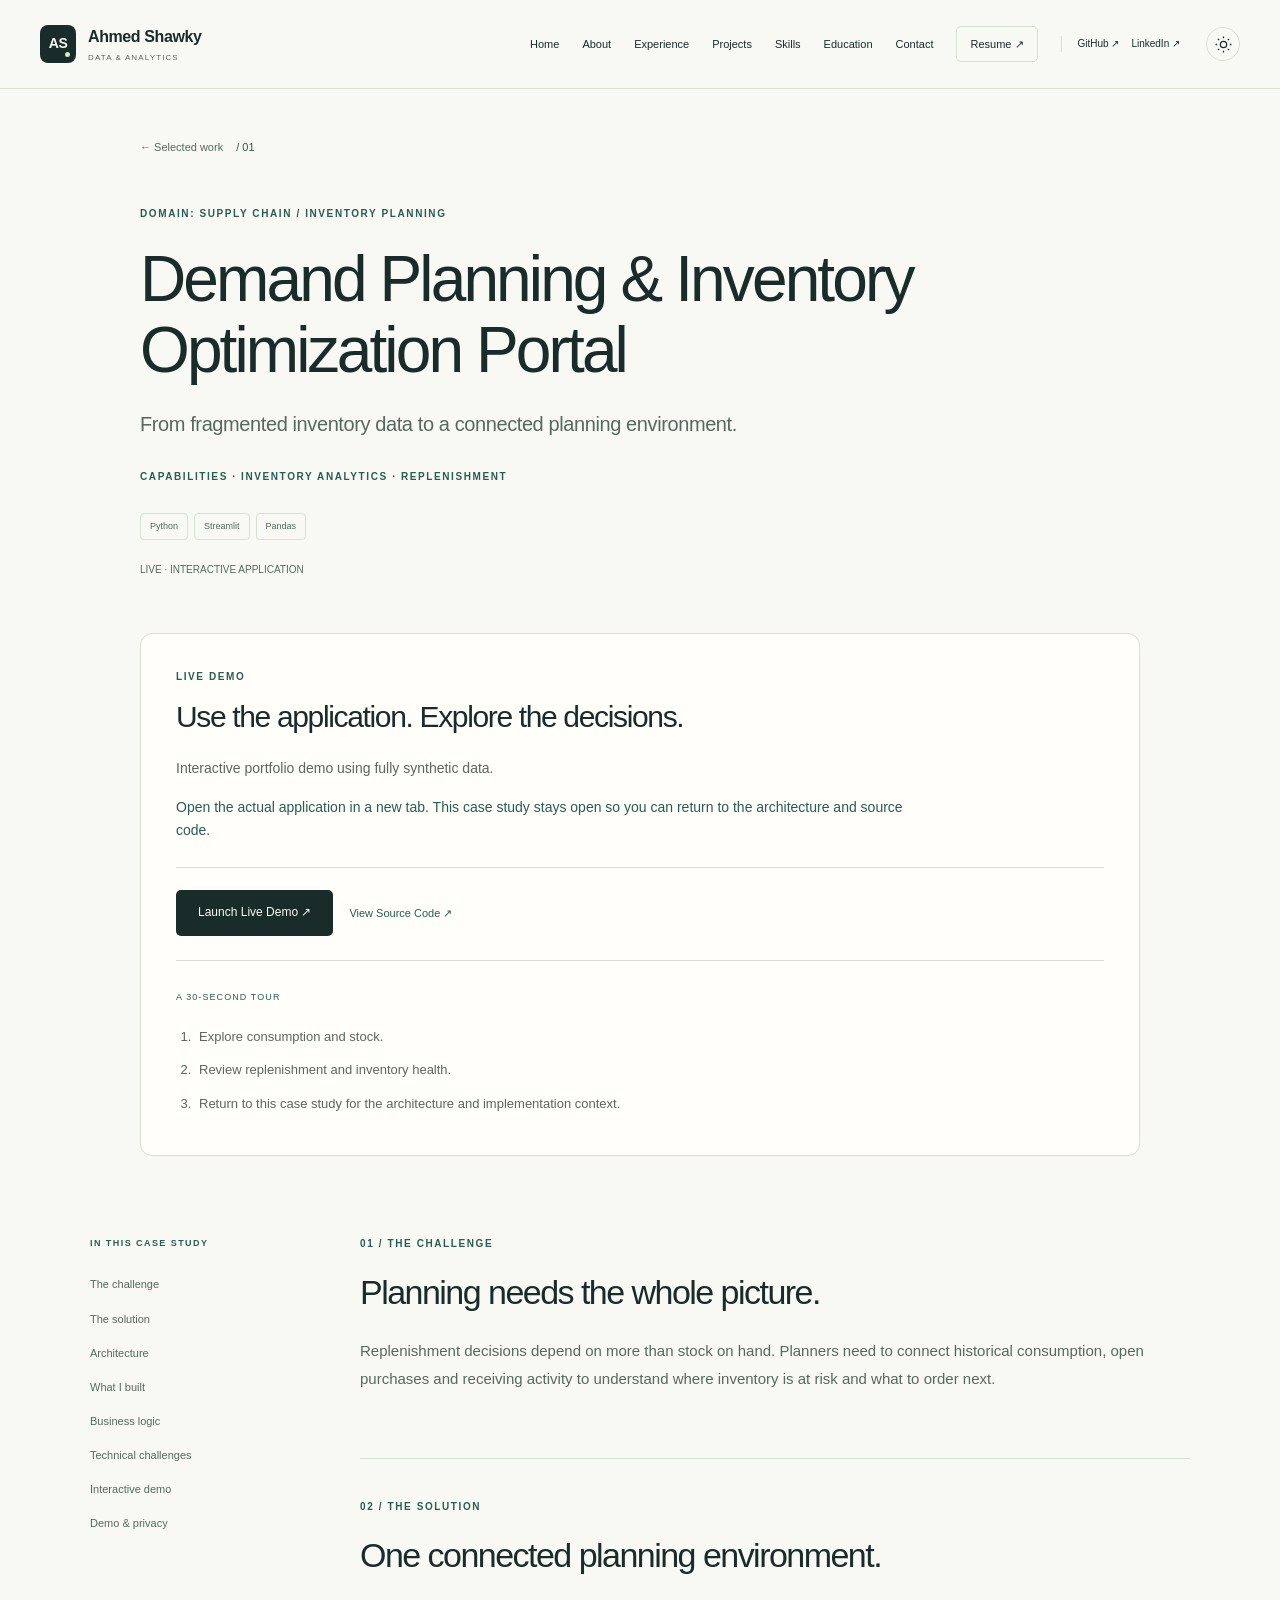
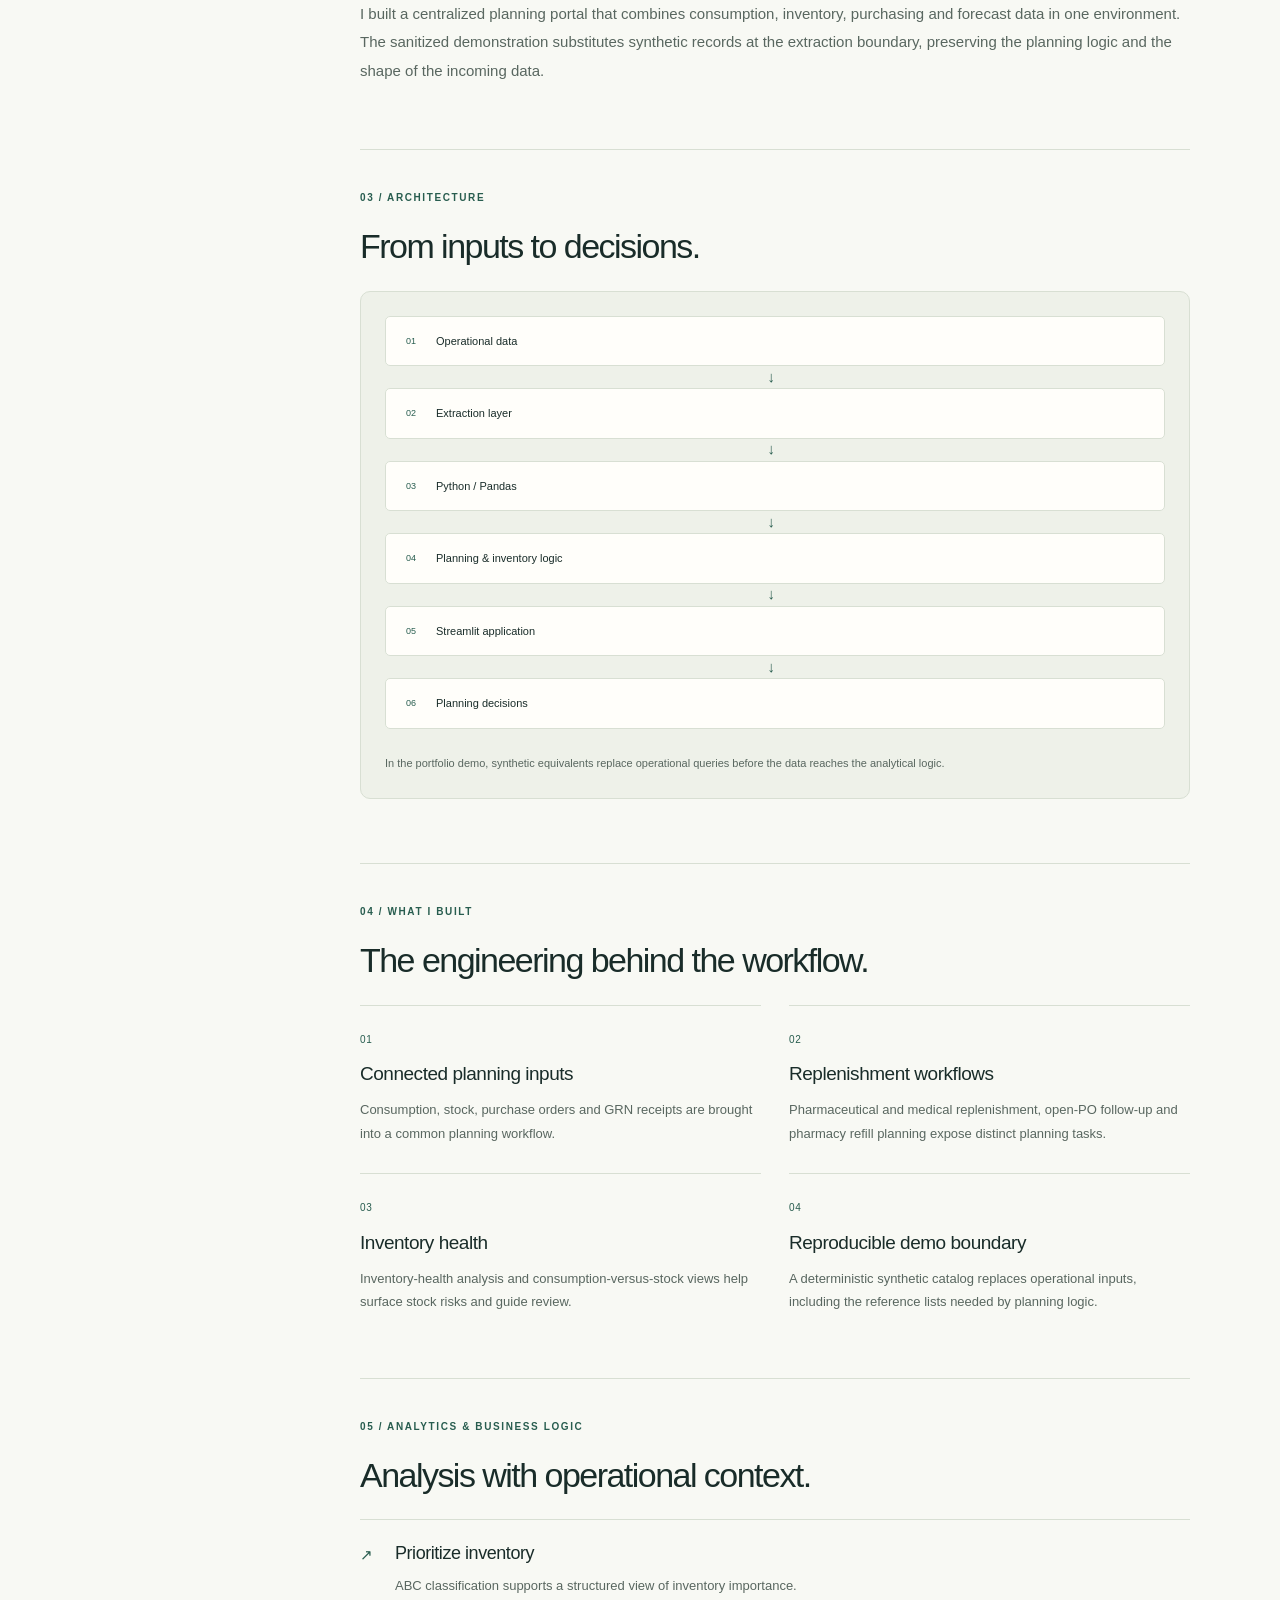
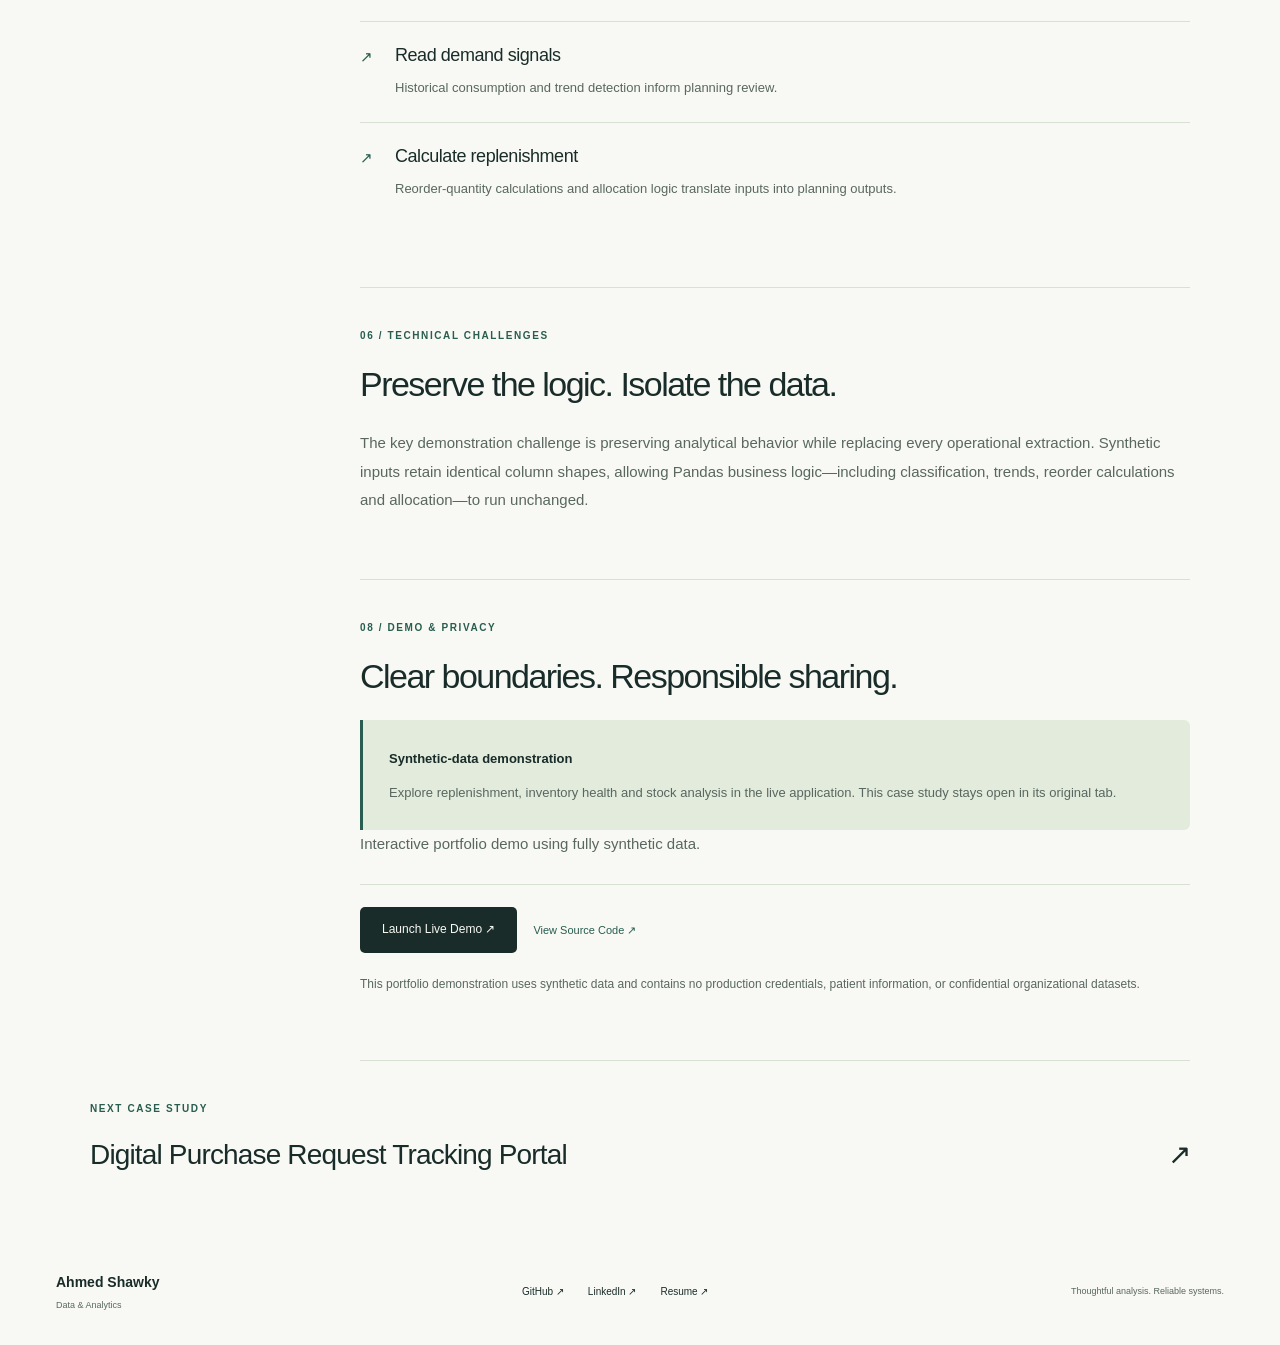
<file: projects/demand-planning.html>
<!doctype html>
<html lang="en"><head><meta charset="utf-8"><meta name="viewport" content="width=device-width, initial-scale=1"><meta name="color-scheme" content="light dark"><title>Demand Planning &amp; Inventory Optimization Portal | Ahmed Shawky</title><meta name="description" content="Bringing consumption, inventory, purchasing and forecasts together to support replenishment decisions and stock-risk monitoring."><meta property="og:type" content="website"><meta property="og:title" content="Demand Planning &amp; Inventory Optimization Portal | Ahmed Shawky"><meta property="og:description" content="Bringing consumption, inventory, purchasing and forecasts together to support replenishment decisions and stock-risk monitoring."><meta property="og:site_name" content="Ahmed Shawky — Data &amp; Analytics"><meta name="twitter:card" content="summary_large_image"><!-- Canonical and og:url are populated only when siteUrl is configured. --><link rel="icon" type="image/svg+xml" href="../assets/images/favicon.svg"><link rel="stylesheet" href="../assets/css/styles.css?v=contact-1"><script src="../assets/js/config.js?v=contact-1"></script><script src="../assets/js/projects-config.js"></script><script defer src="../assets/js/projects.js"></script><script src="../assets/js/theme.js"></script><script defer src="../assets/js/main.js?v=contact-1"></script><noscript><style>@media(max-width:950px){.site-header{position:relative}.nav-wrap{flex-wrap:wrap;padding-block:16px}#primary-nav{display:flex;position:static;max-height:none;width:100%;border:0;padding:10px 0}.menu-toggle,.theme-toggle{display:none}}</style></noscript><meta property="og:image" content="https://ashaw2y1.github.io/ahmed-shawky-portfolio/assets/images/ahmed-shawky-og.png"><meta property="og:image:width" content="1200"><meta property="og:image:height" content="630"><meta property="og:image:type" content="image/png"><meta property="og:image:alt" content="Ahmed Shawky — Data, Analytics &amp; Intelligent Systems"><meta name="twitter:title" content="Demand Planning &amp; Inventory Optimization Portal | Ahmed Shawky"><meta name="twitter:description" content="Bringing consumption, inventory, purchasing and forecasts together to support replenishment decisions and stock-risk monitoring."><meta name="twitter:image" content="https://ashaw2y1.github.io/ahmed-shawky-portfolio/assets/images/ahmed-shawky-og.png"><meta name="twitter:image:alt" content="Ahmed Shawky — Data, Analytics &amp; Intelligent Systems"><link rel="canonical" href="https://ashaw2y1.github.io/ahmed-shawky-portfolio/projects/demand-planning.html"><meta property="og:url" content="https://ashaw2y1.github.io/ahmed-shawky-portfolio/projects/demand-planning.html"></head><body data-page="projects/demand-planning.html"><a class="skip-link" href="#main">Skip to content</a><header class="site-header"><div class="nav-wrap"><a class="brand" href="../index.html" aria-label="Ahmed Shawky home"><span class="brand-mark" aria-hidden="true">AS<span></span></span><span>Ahmed Shawky<span class="brand-caption">DATA &amp; ANALYTICS</span></span></a><button class="menu-toggle" aria-expanded="false" aria-controls="primary-nav">Menu <span aria-hidden="true">☰</span></button><nav id="primary-nav" aria-label="Main navigation"><a href="../index.html#home" data-nav="home">Home</a><a href="../index.html#about" data-nav="about">About</a><a href="../index.html#experience" data-nav="experience">Experience</a><a href="../index.html#projects" data-nav="projects">Projects</a><a href="../index.html#skills" data-nav="skills">Skills</a><a href="../index.html#education" data-nav="education">Education</a><a href="../index.html#contact" data-nav="contact">Contact</a><a class="nav-resume" href="../assets/resume/Ahmed_Shawky.pdf" target="_blank" rel="noopener" data-analytics-event="resume_click">Resume <span aria-hidden="true">↗</span><span class="sr-only"> (PDF, new tab)</span></a><div class="mobile-social"><a data-profile="github" href="https://github.com/ashaw2y1" target="_blank" rel="noopener noreferrer" data-analytics-event="github_click">GitHub ↗</a><a data-profile="linkedin" href="https://www.linkedin.com/in/ashaw2y/" target="_blank" rel="noopener noreferrer" data-analytics-event="linkedin_click">LinkedIn ↗</a></div></nav><button class="theme-toggle" aria-label="Switch to dark mode" title="Switch to dark mode"><svg viewBox="0 0 24 24" width="19" height="19" fill="none" stroke="currentColor" stroke-width="1.6" aria-hidden="true"><circle cx="12" cy="12" r="4"/><path d="M12 2v2m0 16v2M2 12h2m16 0h2M5 5l1.5 1.5m11 11L19 19M5 19l1.5-1.5m11-11L19 5"/></svg></button></div></header><main id="main" data-project="demandPlanning"><section class="case-hero container"><a class="breadcrumb" href="../index.html#projects">← Selected work <span>/ 01</span></a><p class="eyebrow">Domain: Supply chain / Inventory planning</p><h1 data-project-name>Demand Planning & Inventory Optimization Portal</h1><p class="case-deck">From fragmented inventory data to a connected planning environment.</p><p class="eyebrow capability-label">CAPABILITIES · Inventory analytics · Replenishment</p><ul data-project-tech class="tags" aria-label="Technologies"><li>Python</li><li>Pandas</li><li>Streamlit</li><li>SQL</li></ul><div class="case-status" data-demo-status>LIVE · INTERACTIVE APPLICATION</div></section><section id="live-demo" class="container live-demo-panel"><p class="eyebrow">LIVE DEMO</p><h2>Use the application. Explore the decisions.</h2><p>Interactive portfolio demo using fully synthetic data.</p><p class="availability-note" data-demo-message>Open the application in a new tab and return here to explore the architecture.</p><div class="demo-actions"><a class="button primary demo-launch" data-demo-launch aria-disabled="true" role="link" tabindex="0" data-analytics-event="live_demo_click">Launch Live Demo <span class="pending">Deployment pending</span></a><a class="text-link" data-source-link aria-disabled="true" role="link" tabindex="0" data-analytics-event="source_code_click">View Source Code <span class="pending">URL pending</span></a></div><div class="try-workflow"><span>A 30-SECOND TOUR</span><ol><li>Explore consumption and stock.</li><li>Review replenishment and inventory health.</li><li>Return to this case study for the architecture and implementation context.</li></ol></div><div class="demo-embed" data-demo-embed hidden></div></section><div class="container case-body"><aside class="case-nav" aria-label="Case study contents"><p class="eyebrow">IN THIS CASE STUDY</p><a href="#challenge">The challenge</a><a href="#solution">The solution</a><a href="#architecture">Architecture</a><a href="#components">What I built</a><a href="#logic">Business logic</a><a href="#technical">Technical challenges</a><a href="#live-demo">Interactive demo</a><a href="#demo">Demo &amp; privacy</a></aside><div class="case-content"><section id="challenge" class="case-section"><p class="eyebrow">01 / THE CHALLENGE</p><h2>Planning needs the whole picture.</h2><p>Replenishment decisions depend on more than stock on hand. Planners need to connect historical consumption, open purchases and receiving activity to understand where inventory is at risk and what to order next.</p></section><section id="solution" class="case-section"><p class="eyebrow">02 / THE SOLUTION</p><h2>One connected planning environment.</h2><p>I built a centralized planning portal that combines consumption, inventory, purchasing and forecast data in one environment. The sanitized demonstration substitutes synthetic records at the extraction boundary, preserving the planning logic and the shape of the incoming data.</p></section><section id="architecture" class="case-section"><p class="eyebrow">03 / ARCHITECTURE</p><h2>From inputs to decisions.</h2><figure class="architecture"><ol><li><span>01</span><strong>Operational data</strong></li><li><span>02</span><strong>Extraction layer</strong></li><li><span>03</span><strong>Python / Pandas</strong></li><li><span>04</span><strong>Planning & inventory logic</strong></li><li><span>05</span><strong>Streamlit application</strong></li><li><span>06</span><strong>Planning decisions</strong></li></ol><figcaption>In the portfolio demo, synthetic equivalents replace operational queries before the data reaches the analytical logic.</figcaption></figure></section><section id="components" class="case-section"><p class="eyebrow">04 / WHAT I BUILT</p><h2>The engineering behind the workflow.</h2><div class="component-grid"><article><span class="card-number">01</span><h3>Connected planning inputs</h3><p>Consumption, stock, purchase orders and GRN receipts are brought into a common planning workflow.</p></article><article><span class="card-number">02</span><h3>Replenishment workflows</h3><p>Pharmaceutical and medical replenishment, open-PO follow-up and pharmacy refill planning expose distinct planning tasks.</p></article><article><span class="card-number">03</span><h3>Inventory health</h3><p>Inventory-health analysis and consumption-versus-stock views help surface stock risks and guide review.</p></article><article><span class="card-number">04</span><h3>Reproducible demo boundary</h3><p>A deterministic synthetic catalog replaces operational inputs, including the reference lists needed by planning logic.</p></article></div></section><section id="logic" class="case-section"><p class="eyebrow">05 / ANALYTICS &amp; BUSINESS LOGIC</p><h2>Analysis with operational context.</h2><div class="logic-list"><article><span aria-hidden="true">↗</span><div><h3>Prioritize inventory</h3><p>ABC classification supports a structured view of inventory importance.</p></div></article><article><span aria-hidden="true">↗</span><div><h3>Read demand signals</h3><p>Historical consumption and trend detection inform planning review.</p></div></article><article><span aria-hidden="true">↗</span><div><h3>Calculate replenishment</h3><p>Reorder-quantity calculations and allocation logic translate inputs into planning outputs.</p></div></article></div></section><section id="technical" class="case-section"><p class="eyebrow">06 / TECHNICAL CHALLENGES</p><h2>Preserve the logic. Isolate the data.</h2><p>The key demonstration challenge is preserving analytical behavior while replacing every operational extraction. Synthetic inputs retain identical column shapes, allowing Pandas business logic—including classification, trends, reorder calculations and allocation—to run unchanged.</p></section><section id="demo" class="case-section"><p class="eyebrow">08 / DEMO &amp; PRIVACY</p><h2>Clear boundaries. Responsible sharing.</h2><div class="demo-note"><strong>Synthetic-data demonstration</strong><p>Explore replenishment, inventory health and stock analysis in the live application. This case study stays open in its original tab.</p></div><p class="availability-note">Interactive portfolio demo using fully synthetic data.</p><div class="demo-actions"><a class="button primary demo-launch" data-demo-launch aria-disabled="true" role="link" tabindex="0" data-analytics-event="live_demo_click">Launch Live Demo ↗</a><a class="text-link" data-source-link aria-disabled="true" role="link" tabindex="0" data-analytics-event="source_code_click">Source Code ↗</a></div><p class="privacy-note">This portfolio demonstration uses synthetic data and contains no production credentials, patient information, or confidential organizational datasets.</p></section></div></div><section class="next-project container"><p class="eyebrow">NEXT CASE STUDY</p><a href="digital-pr-tracker.html" data-analytics-event="project_view">Digital Purchase Request Tracking Portal <span aria-hidden="true">↗</span></a></section></main><footer class="site-footer container"><a class="footer-name" href="../index.html">Ahmed Shawky<span>Data &amp; Analytics</span></a><div class="footer-links"><a data-profile="github" href="https://github.com/ashaw2y1" target="_blank" rel="noopener noreferrer" data-analytics-event="github_click">GitHub ↗</a><a data-profile="linkedin" href="https://www.linkedin.com/in/ashaw2y/" target="_blank" rel="noopener noreferrer" data-analytics-event="linkedin_click">LinkedIn ↗</a><a href="../assets/resume/Ahmed_Shawky.pdf" target="_blank" rel="noopener" data-analytics-event="resume_click">Resume ↗</a></div><p>Thoughtful analysis. Reliable systems.</p></footer><a class="back-top" href="#main" aria-label="Back to top">↑</a></body></html>
</file>
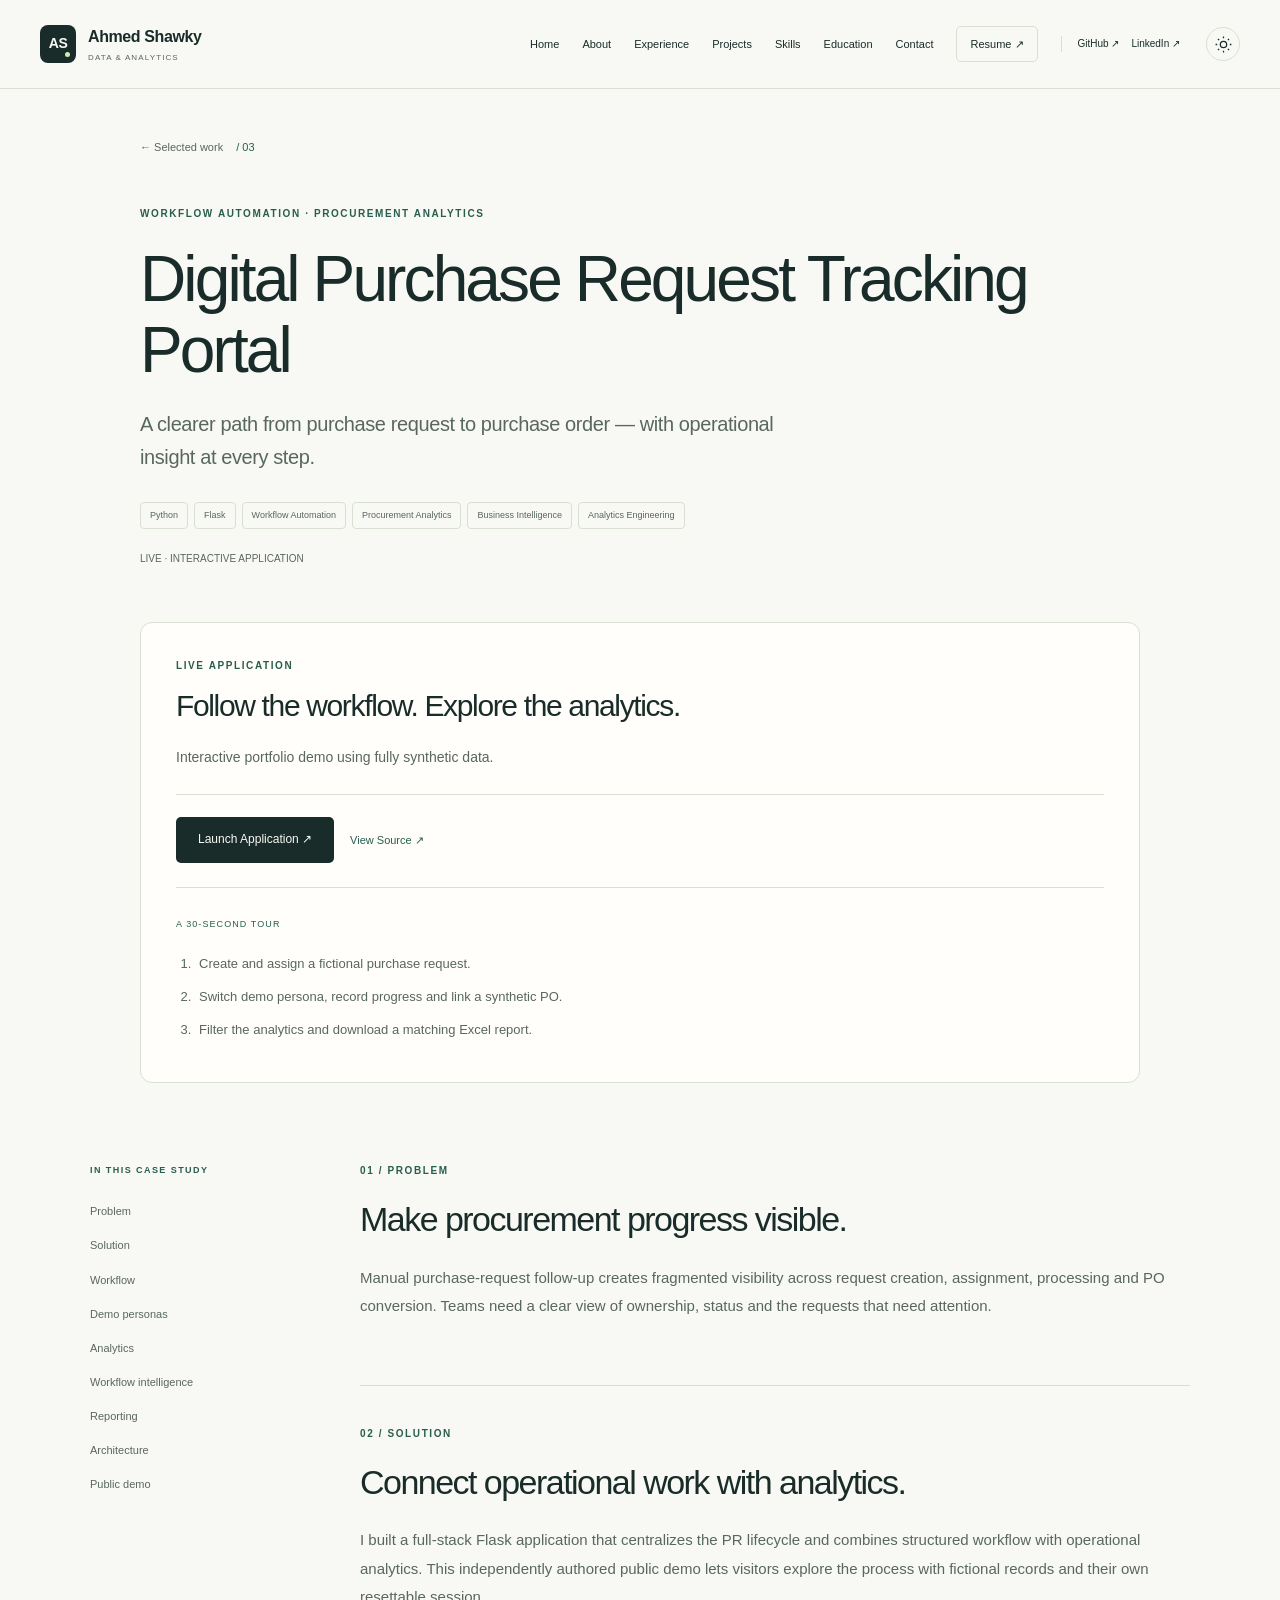
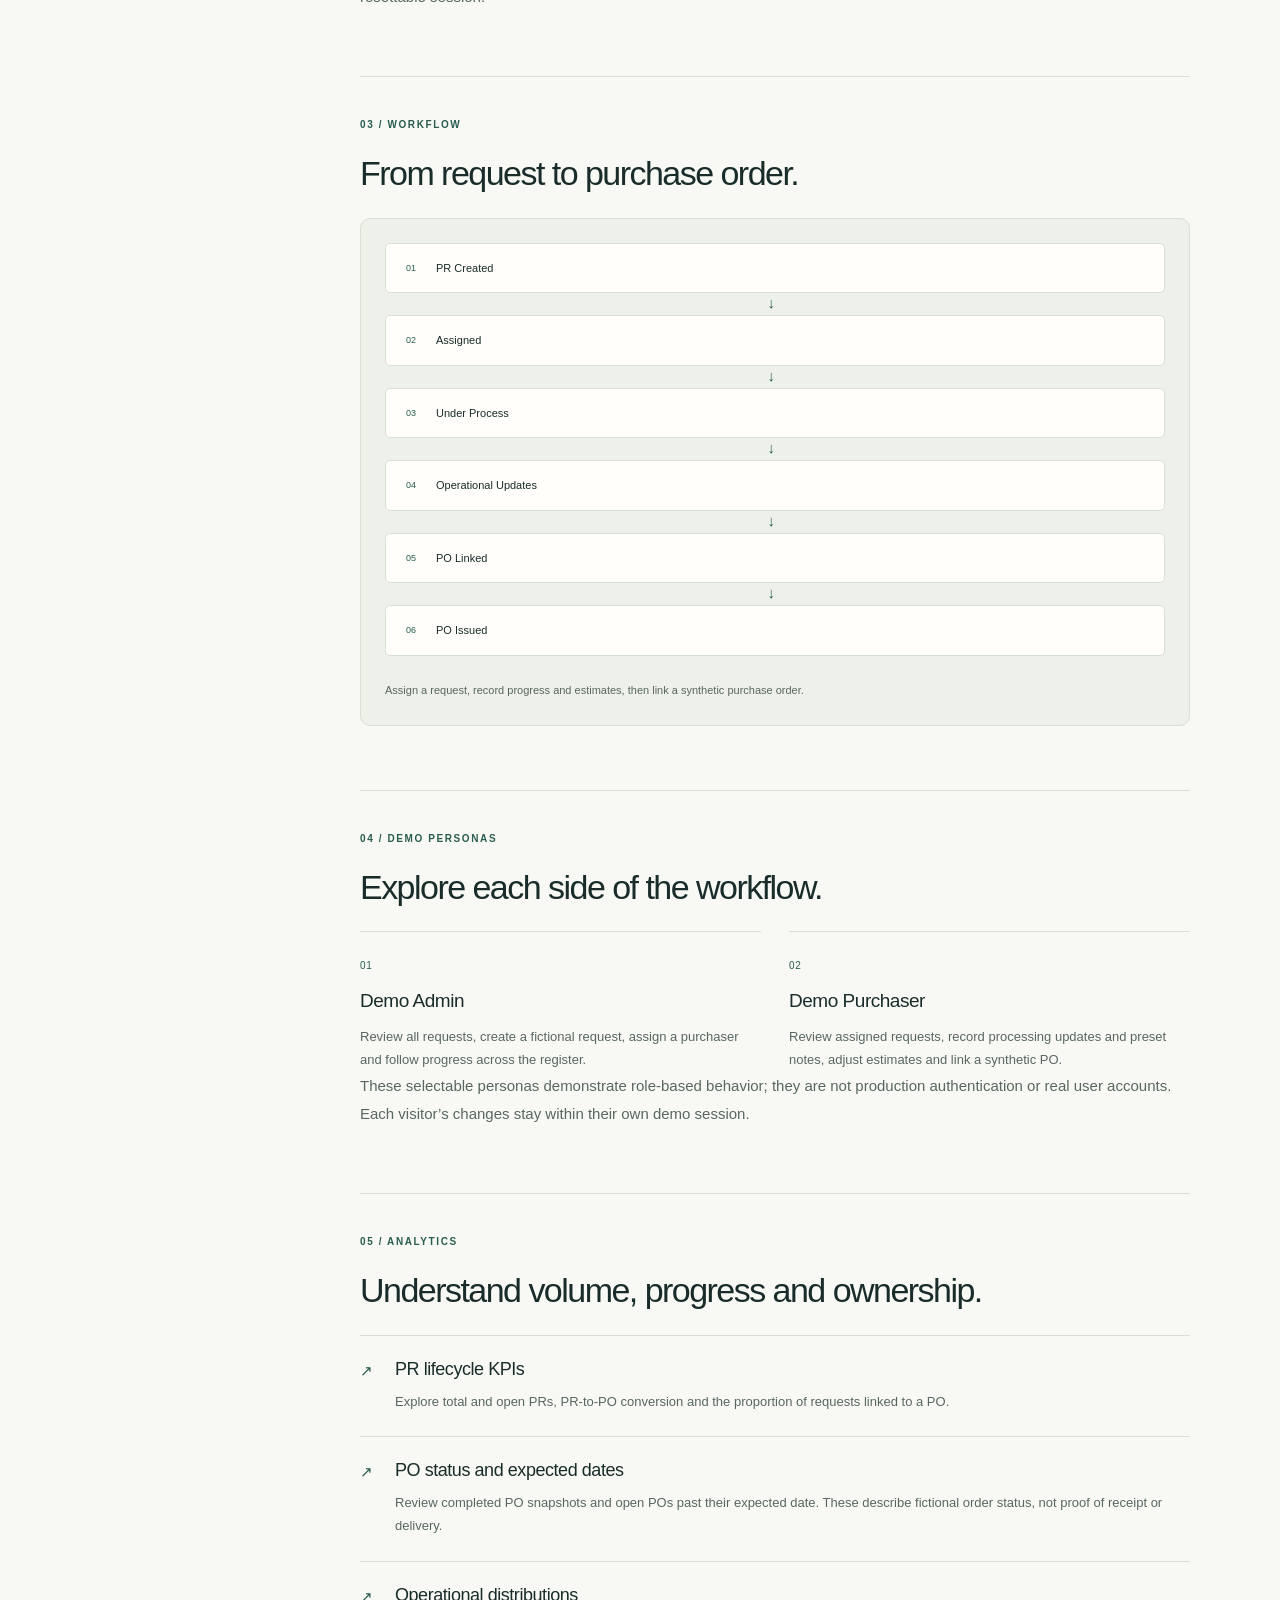
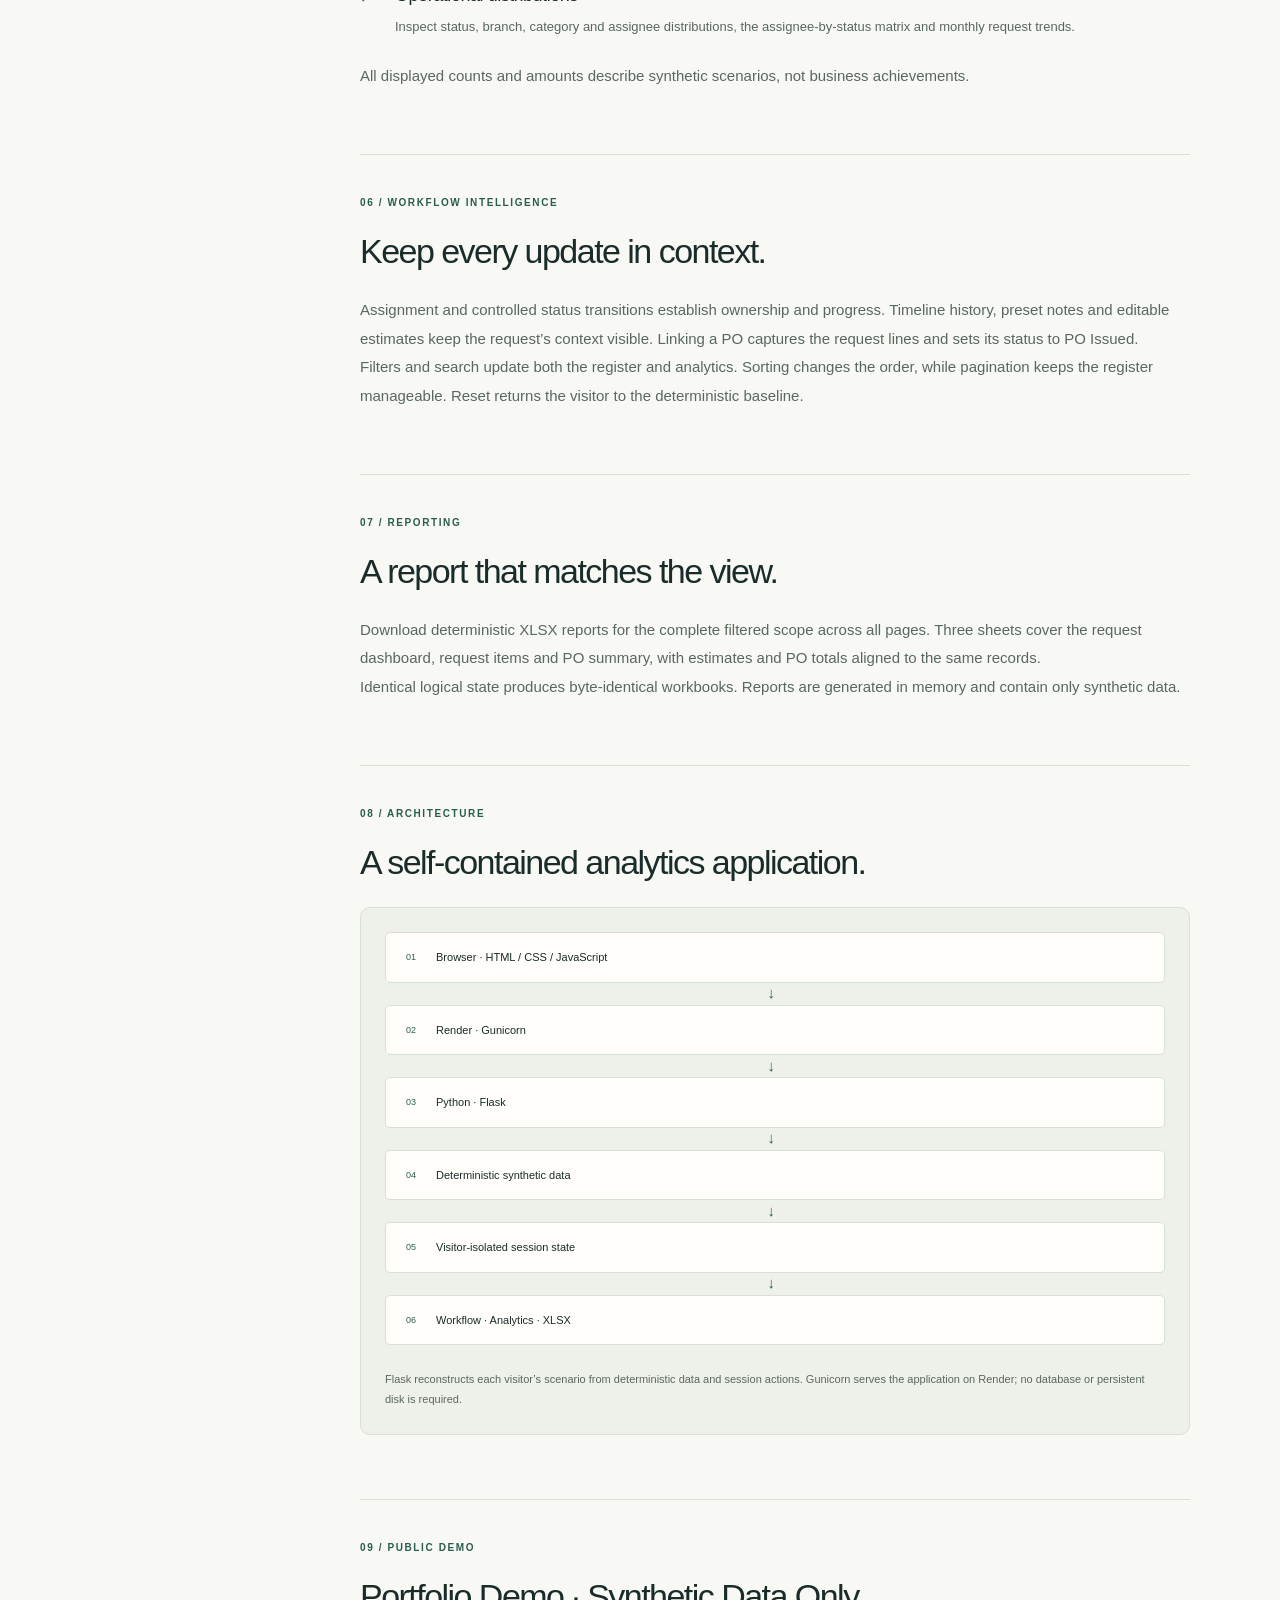
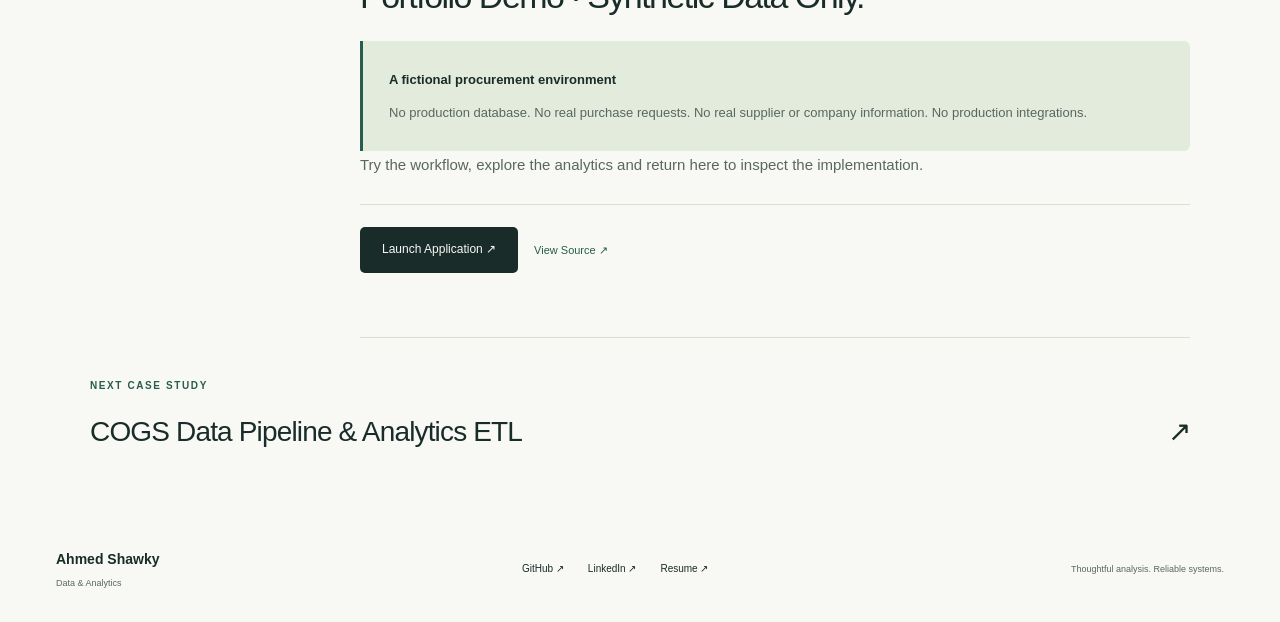
<file: projects/digital-pr-tracker.html>
<!doctype html>
<html lang="en"><head><meta charset="utf-8"><meta name="viewport" content="width=device-width, initial-scale=1"><meta name="color-scheme" content="light dark"><title>Digital Purchase Request Tracking Portal | Ahmed Shawky</title><meta name="description" content="A full-stack procurement workflow and analytics application combining PR lifecycle tracking, demo personas, operational KPIs, PO linkage and deterministic Excel reporting."><meta property="og:type" content="website"><meta property="og:title" content="Digital Purchase Request Tracking Portal | Ahmed Shawky"><meta property="og:description" content="A full-stack procurement workflow and analytics application combining PR lifecycle tracking, demo personas, operational KPIs, PO linkage and deterministic Excel reporting."><meta property="og:site_name" content="Ahmed Shawky — Data &amp; Analytics"><meta name="twitter:card" content="summary_large_image"><!-- Canonical and og:url are populated only when siteUrl is configured. --><link rel="icon" type="image/svg+xml" href="../assets/images/favicon.svg"><link rel="stylesheet" href="../assets/css/styles.css?v=contact-1"><script src="../assets/js/config.js?v=contact-1"></script><script src="../assets/js/projects-config.js"></script><script defer src="../assets/js/projects.js"></script><script src="../assets/js/theme.js"></script><script defer src="../assets/js/main.js?v=contact-1"></script><noscript><style>@media(max-width:950px){.site-header{position:relative}.nav-wrap{flex-wrap:wrap;padding-block:16px}#primary-nav{display:flex;position:static;max-height:none;width:100%;border:0;padding:10px 0}.menu-toggle,.theme-toggle{display:none}}</style></noscript><meta property="og:image" content="https://ashaw2y1.github.io/ahmed-shawky-portfolio/assets/images/ahmed-shawky-og.png"><meta property="og:image:width" content="1200"><meta property="og:image:height" content="630"><meta property="og:image:type" content="image/png"><meta property="og:image:alt" content="Ahmed Shawky — Data, Analytics &amp; Intelligent Systems"><meta name="twitter:title" content="Digital Purchase Request Tracking Portal | Ahmed Shawky"><meta name="twitter:description" content="A full-stack procurement workflow and analytics application combining PR lifecycle tracking, demo personas, operational KPIs, PO linkage and deterministic Excel reporting."><meta name="twitter:image" content="https://ashaw2y1.github.io/ahmed-shawky-portfolio/assets/images/ahmed-shawky-og.png"><meta name="twitter:image:alt" content="Ahmed Shawky — Data, Analytics &amp; Intelligent Systems"><link rel="canonical" href="https://ashaw2y1.github.io/ahmed-shawky-portfolio/projects/digital-pr-tracker.html"><meta property="og:url" content="https://ashaw2y1.github.io/ahmed-shawky-portfolio/projects/digital-pr-tracker.html"></head><body data-page="projects/digital-pr-tracker.html"><a class="skip-link" href="#main">Skip to content</a><header class="site-header"><div class="nav-wrap"><a class="brand" href="../index.html" aria-label="Ahmed Shawky home"><span class="brand-mark" aria-hidden="true">AS<span></span></span><span>Ahmed Shawky<span class="brand-caption">DATA &amp; ANALYTICS</span></span></a><button class="menu-toggle" aria-expanded="false" aria-controls="primary-nav">Menu <span aria-hidden="true">☰</span></button><nav id="primary-nav" aria-label="Main navigation"><a href="../index.html#home" data-nav="home">Home</a><a href="../index.html#about" data-nav="about">About</a><a href="../index.html#experience" data-nav="experience">Experience</a><a href="../index.html#projects" data-nav="projects">Projects</a><a href="../index.html#skills" data-nav="skills">Skills</a><a href="../index.html#education" data-nav="education">Education</a><a href="../index.html#contact" data-nav="contact">Contact</a><a class="nav-resume" href="../assets/resume/Ahmed_Shawky.pdf" target="_blank" rel="noopener" data-analytics-event="resume_click">Resume <span aria-hidden="true">↗</span><span class="sr-only"> (PDF, new tab)</span></a><div class="mobile-social"><a data-profile="github" href="https://github.com/ashaw2y1" target="_blank" rel="noopener noreferrer" data-analytics-event="github_click">GitHub ↗</a><a data-profile="linkedin" href="https://www.linkedin.com/in/ashaw2y/" target="_blank" rel="noopener noreferrer" data-analytics-event="linkedin_click">LinkedIn ↗</a></div></nav><button class="theme-toggle" aria-label="Switch to dark mode" title="Switch to dark mode"><svg viewBox="0 0 24 24" width="19" height="19" fill="none" stroke="currentColor" stroke-width="1.6" aria-hidden="true"><circle cx="12" cy="12" r="4"/><path d="M12 2v2m0 16v2M2 12h2m16 0h2M5 5l1.5 1.5m11 11L19 19M5 19l1.5-1.5m11-11L19 5"/></svg></button></div></header><main id="main" data-project="digitalPR"><section class="case-hero container"><a class="breadcrumb" href="../index.html#projects">← Selected work <span>/ 03</span></a><p class="eyebrow">Workflow automation · Procurement analytics</p><h1 data-project-name>Digital Purchase Request Tracking Portal</h1><p class="case-deck">A clearer path from purchase request to purchase order — with operational insight at every step.</p><ul data-project-tech class="tags" aria-label="Technologies"><li>Python</li><li>Flask</li><li>Workflow Automation</li><li>Procurement Analytics</li><li>Business Intelligence</li><li>Analytics Engineering</li></ul><div class="case-status is-live" data-demo-status>LIVE · INTERACTIVE APPLICATION</div></section><section id="live-demo" class="container live-demo-panel"><p class="eyebrow">LIVE APPLICATION</p><h2>Follow the workflow. Explore the analytics.</h2><p>Interactive portfolio demo using fully synthetic data.</p><div class="demo-actions"><a class="button primary demo-launch" data-demo-launch data-cta-label="Launch Application ↗" href="https://digital-purchase-request-tracker.onrender.com/" target="_blank" rel="noopener noreferrer" data-analytics-event="live_demo_click">Launch Application ↗</a><a class="text-link" data-source-link data-cta-label="View Source ↗" href="https://github.com/ashaw2y1/digital-purchase-request-tracker" target="_blank" rel="noopener noreferrer" data-analytics-event="source_code_click">View Source ↗</a></div><div class="try-workflow"><span>A 30-SECOND TOUR</span><ol><li>Create and assign a fictional purchase request.</li><li>Switch demo persona, record progress and link a synthetic PO.</li><li>Filter the analytics and download a matching Excel report.</li></ol></div></section><div class="container case-body"><aside class="case-nav" aria-label="Case study contents"><p class="eyebrow">IN THIS CASE STUDY</p><a href="#challenge">Problem</a><a href="#solution">Solution</a><a href="#workflow">Workflow</a><a href="#roles">Demo personas</a><a href="#analytics">Analytics</a><a href="#intelligence">Workflow intelligence</a><a href="#reporting">Reporting</a><a href="#architecture">Architecture</a><a href="#demo">Public demo</a></aside><div class="case-content"><section id="challenge" class="case-section"><p class="eyebrow">01 / PROBLEM</p><h2>Make procurement progress visible.</h2><p>Manual purchase-request follow-up creates fragmented visibility across request creation, assignment, processing and PO conversion. Teams need a clear view of ownership, status and the requests that need attention.</p></section><section id="solution" class="case-section"><p class="eyebrow">02 / SOLUTION</p><h2>Connect operational work with analytics.</h2><p>I built a full-stack Flask application that centralizes the PR lifecycle and combines structured workflow with operational analytics. This independently authored public demo lets visitors explore the process with fictional records and their own resettable session.</p></section><section id="workflow" class="case-section"><p class="eyebrow">03 / WORKFLOW</p><h2>From request to purchase order.</h2><figure class="architecture"><ol><li><span>01</span><strong>PR Created</strong></li><li><span>02</span><strong>Assigned</strong></li><li><span>03</span><strong>Under Process</strong></li><li><span>04</span><strong>Operational Updates</strong></li><li><span>05</span><strong>PO Linked</strong></li><li><span>06</span><strong>PO Issued</strong></li></ol><figcaption>Assign a request, record progress and estimates, then link a synthetic purchase order.</figcaption></figure></section><section id="roles" class="case-section"><p class="eyebrow">04 / DEMO PERSONAS</p><h2>Explore each side of the workflow.</h2><div class="component-grid"><article><span class="card-number">01</span><h3>Demo Admin</h3><p>Review all requests, create a fictional request, assign a purchaser and follow progress across the register.</p></article><article><span class="card-number">02</span><h3>Demo Purchaser</h3><p>Review assigned requests, record processing updates and preset notes, adjust estimates and link a synthetic PO.</p></article></div><p>These selectable personas demonstrate role-based behavior; they are not production authentication or real user accounts. Each visitor’s changes stay within their own demo session.</p></section><section id="analytics" class="case-section"><p class="eyebrow">05 / ANALYTICS</p><h2>Understand volume, progress and ownership.</h2><div class="logic-list"><article><span aria-hidden="true">↗</span><div><h3>PR lifecycle KPIs</h3><p>Explore total and open PRs, PR-to-PO conversion and the proportion of requests linked to a PO.</p></div></article><article><span aria-hidden="true">↗</span><div><h3>PO status and expected dates</h3><p>Review completed PO snapshots and open POs past their expected date. These describe fictional order status, not proof of receipt or delivery.</p></div></article><article><span aria-hidden="true">↗</span><div><h3>Operational distributions</h3><p>Inspect status, branch, category and assignee distributions, the assignee-by-status matrix and monthly request trends.</p></div></article></div><p>All displayed counts and amounts describe synthetic scenarios, not business achievements.</p></section><section id="intelligence" class="case-section"><p class="eyebrow">06 / WORKFLOW INTELLIGENCE</p><h2>Keep every update in context.</h2><p>Assignment and controlled status transitions establish ownership and progress. Timeline history, preset notes and editable estimates keep the request’s context visible. Linking a PO captures the request lines and sets its status to PO Issued.</p><p>Filters and search update both the register and analytics. Sorting changes the order, while pagination keeps the register manageable. Reset returns the visitor to the deterministic baseline.</p></section><section id="reporting" class="case-section"><p class="eyebrow">07 / REPORTING</p><h2>A report that matches the view.</h2><p>Download deterministic XLSX reports for the complete filtered scope across all pages. Three sheets cover the request dashboard, request items and PO summary, with estimates and PO totals aligned to the same records.</p><p>Identical logical state produces byte-identical workbooks. Reports are generated in memory and contain only synthetic data.</p></section><section id="architecture" class="case-section"><p class="eyebrow">08 / ARCHITECTURE</p><h2>A self-contained analytics application.</h2><figure class="architecture"><ol><li><span>01</span><strong>Browser · HTML / CSS / JavaScript</strong></li><li><span>02</span><strong>Render · Gunicorn</strong></li><li><span>03</span><strong>Python · Flask</strong></li><li><span>04</span><strong>Deterministic synthetic data</strong></li><li><span>05</span><strong>Visitor-isolated session state</strong></li><li><span>06</span><strong>Workflow · Analytics · XLSX</strong></li></ol><figcaption>Flask reconstructs each visitor’s scenario from deterministic data and session actions. Gunicorn serves the application on Render; no database or persistent disk is required.</figcaption></figure></section><section id="demo" class="case-section"><p class="eyebrow">09 / PUBLIC DEMO</p><h2>Portfolio Demo · Synthetic Data Only.</h2><div class="demo-note"><strong>A fictional procurement environment</strong><p>No production database. No real purchase requests. No real supplier or company information. No production integrations.</p></div><p>Try the workflow, explore the analytics and return here to inspect the implementation.</p><div class="demo-actions"><a class="button primary demo-launch" data-demo-launch data-cta-label="Launch Application ↗" href="https://digital-purchase-request-tracker.onrender.com/" target="_blank" rel="noopener noreferrer" data-analytics-event="live_demo_click">Launch Application ↗</a><a class="text-link" data-source-link data-cta-label="View Source ↗" href="https://github.com/ashaw2y1/digital-purchase-request-tracker" target="_blank" rel="noopener noreferrer" data-analytics-event="source_code_click">View Source ↗</a></div></section></div></div><section class="next-project container"><p class="eyebrow">NEXT CASE STUDY</p><a href="cogs-etl-pipeline.html" data-analytics-event="project_view">COGS Data Pipeline &amp; Analytics ETL <span aria-hidden="true">↗</span></a></section></main><footer class="site-footer container"><a class="footer-name" href="../index.html">Ahmed Shawky<span>Data &amp; Analytics</span></a><div class="footer-links"><a data-profile="github" href="https://github.com/ashaw2y1" target="_blank" rel="noopener noreferrer" data-analytics-event="github_click">GitHub ↗</a><a data-profile="linkedin" href="https://www.linkedin.com/in/ashaw2y/" target="_blank" rel="noopener noreferrer" data-analytics-event="linkedin_click">LinkedIn ↗</a><a href="../assets/resume/Ahmed_Shawky.pdf" target="_blank" rel="noopener" data-analytics-event="resume_click">Resume ↗</a></div><p>Thoughtful analysis. Reliable systems.</p></footer><a class="back-top" href="#main" aria-label="Back to top">↑</a></body></html>
</file>
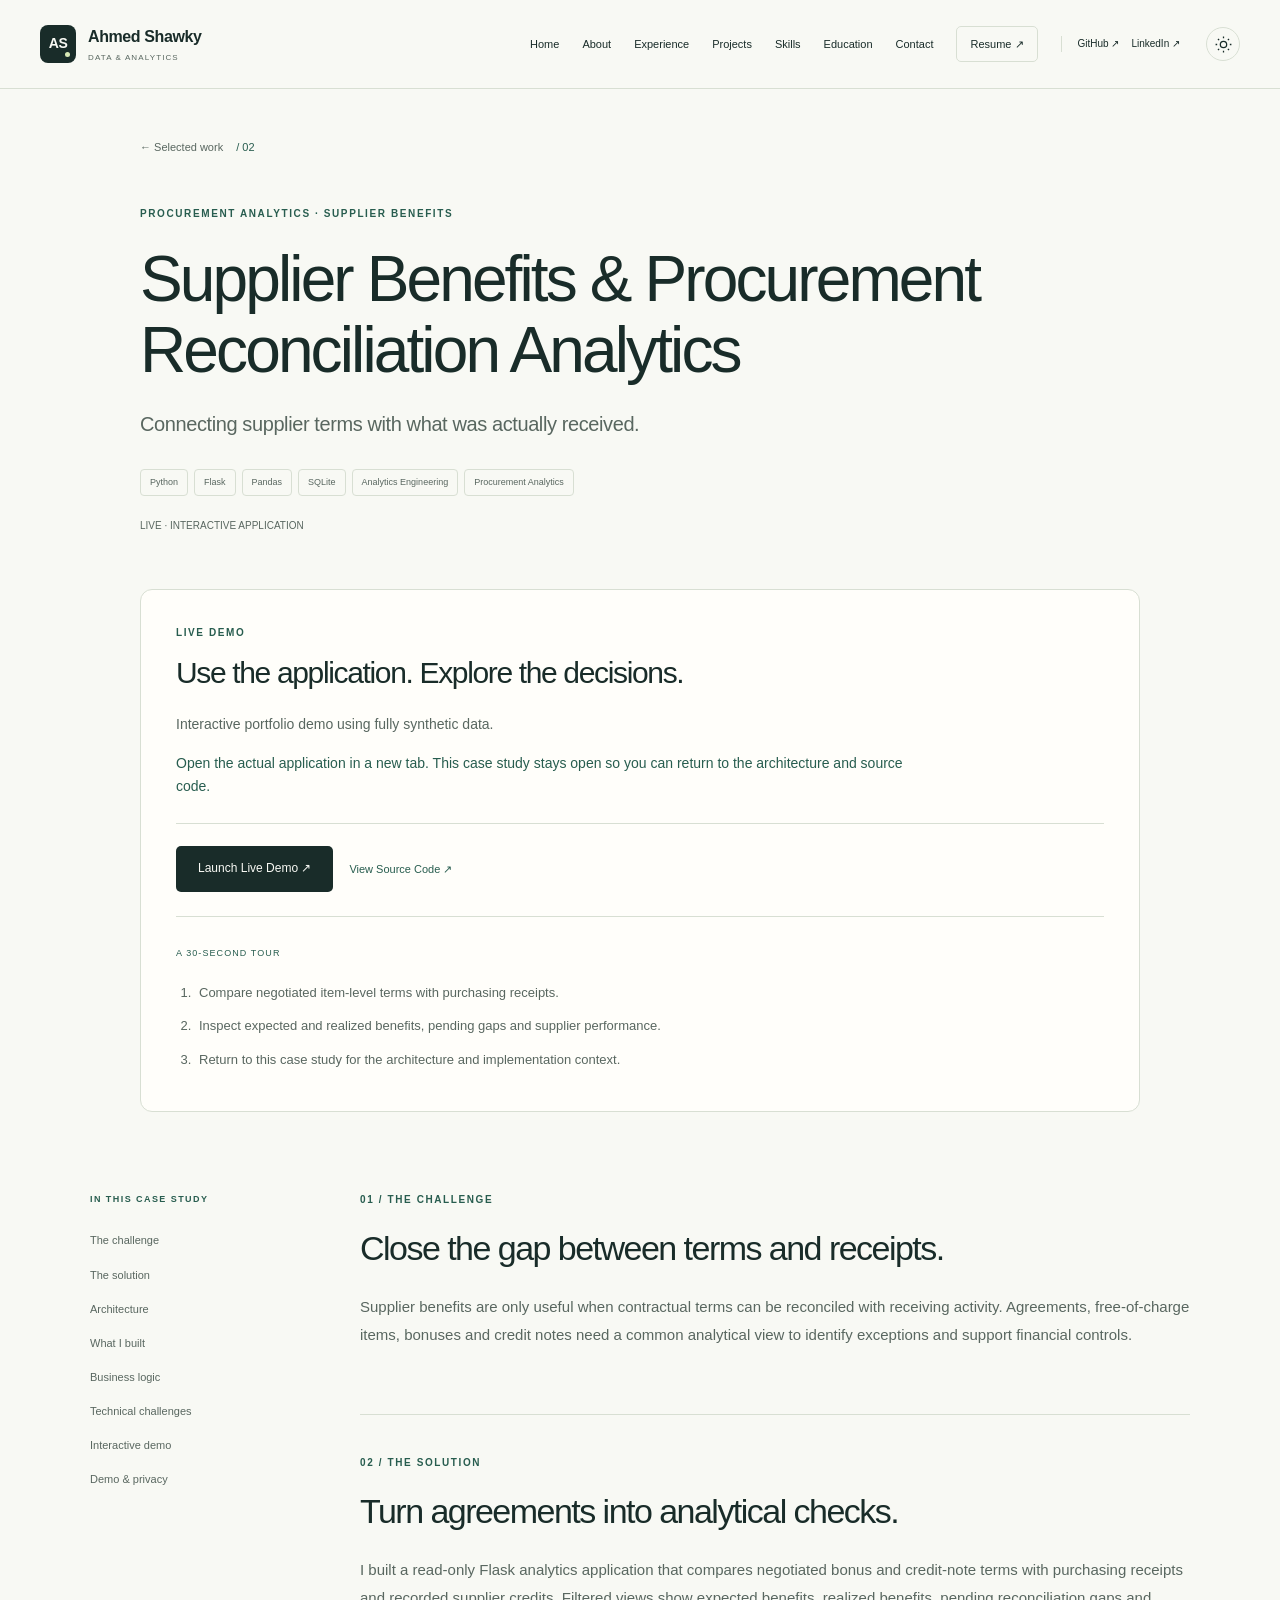
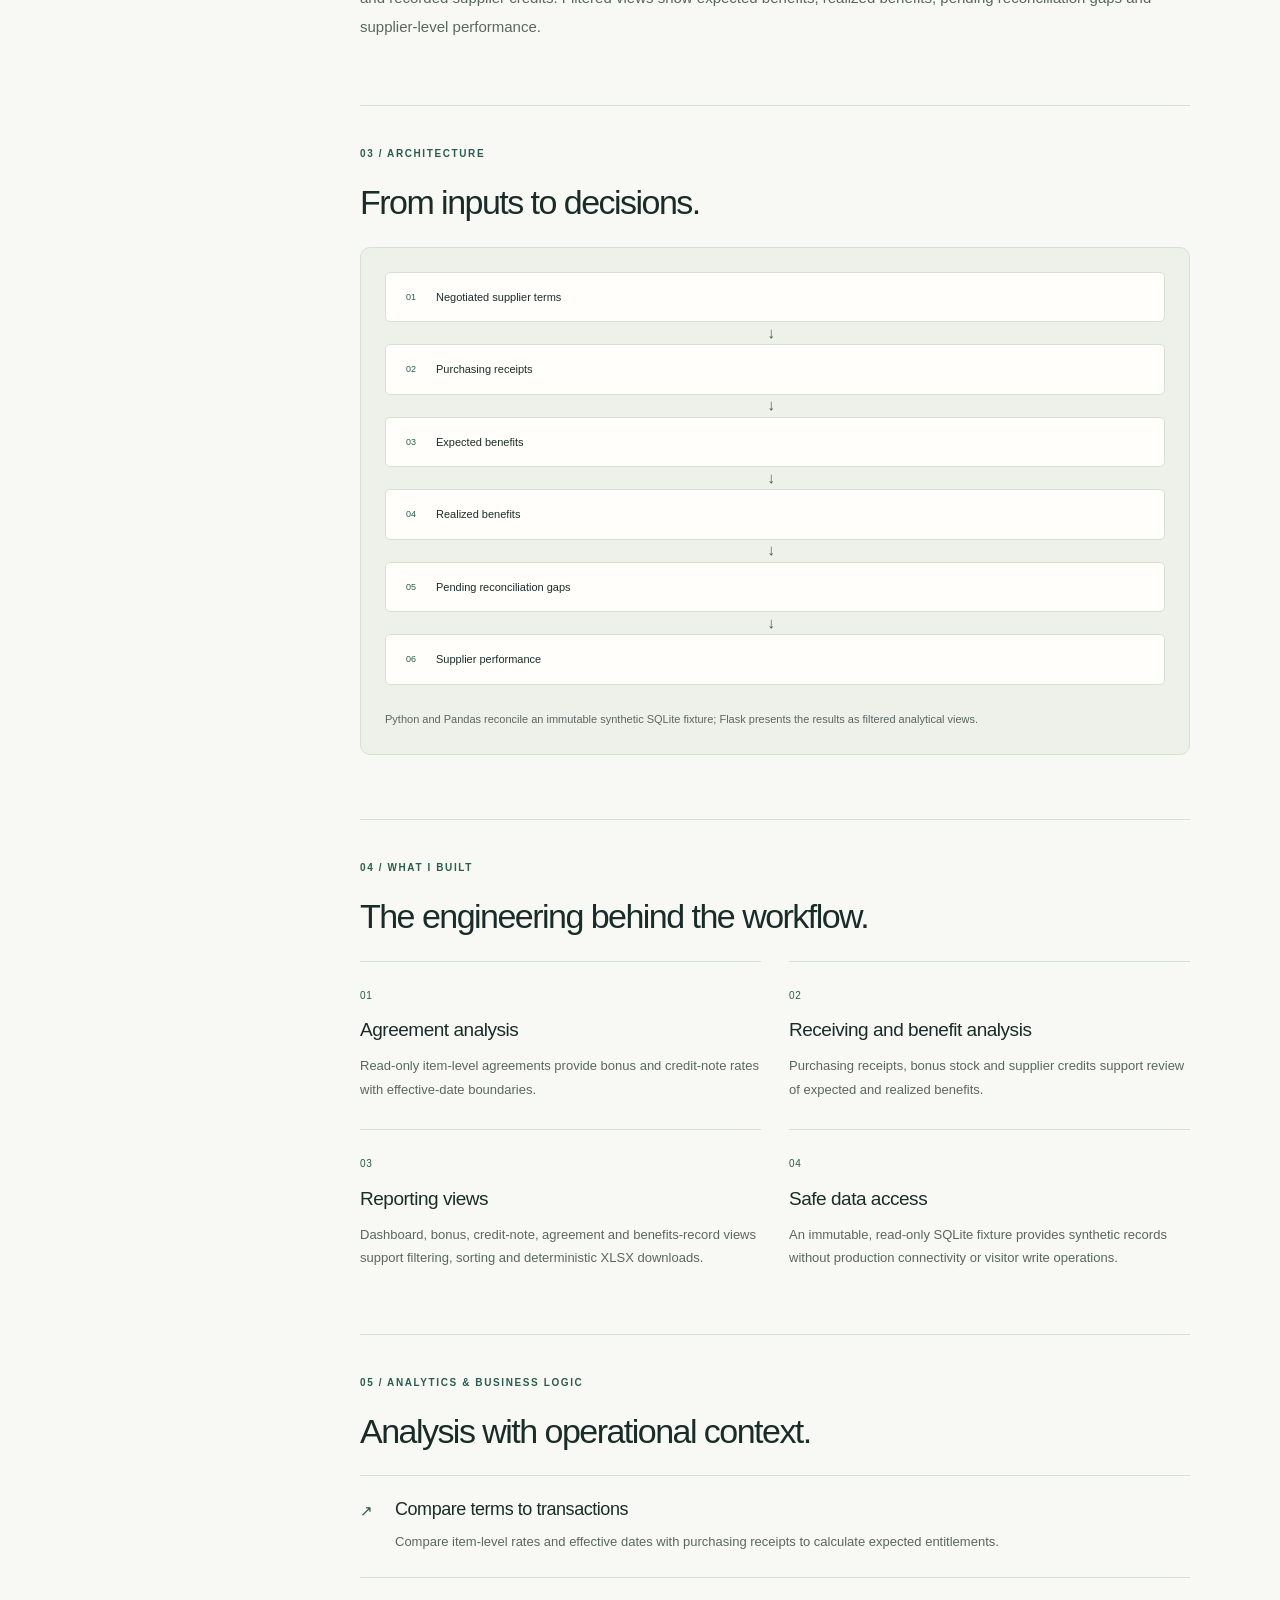
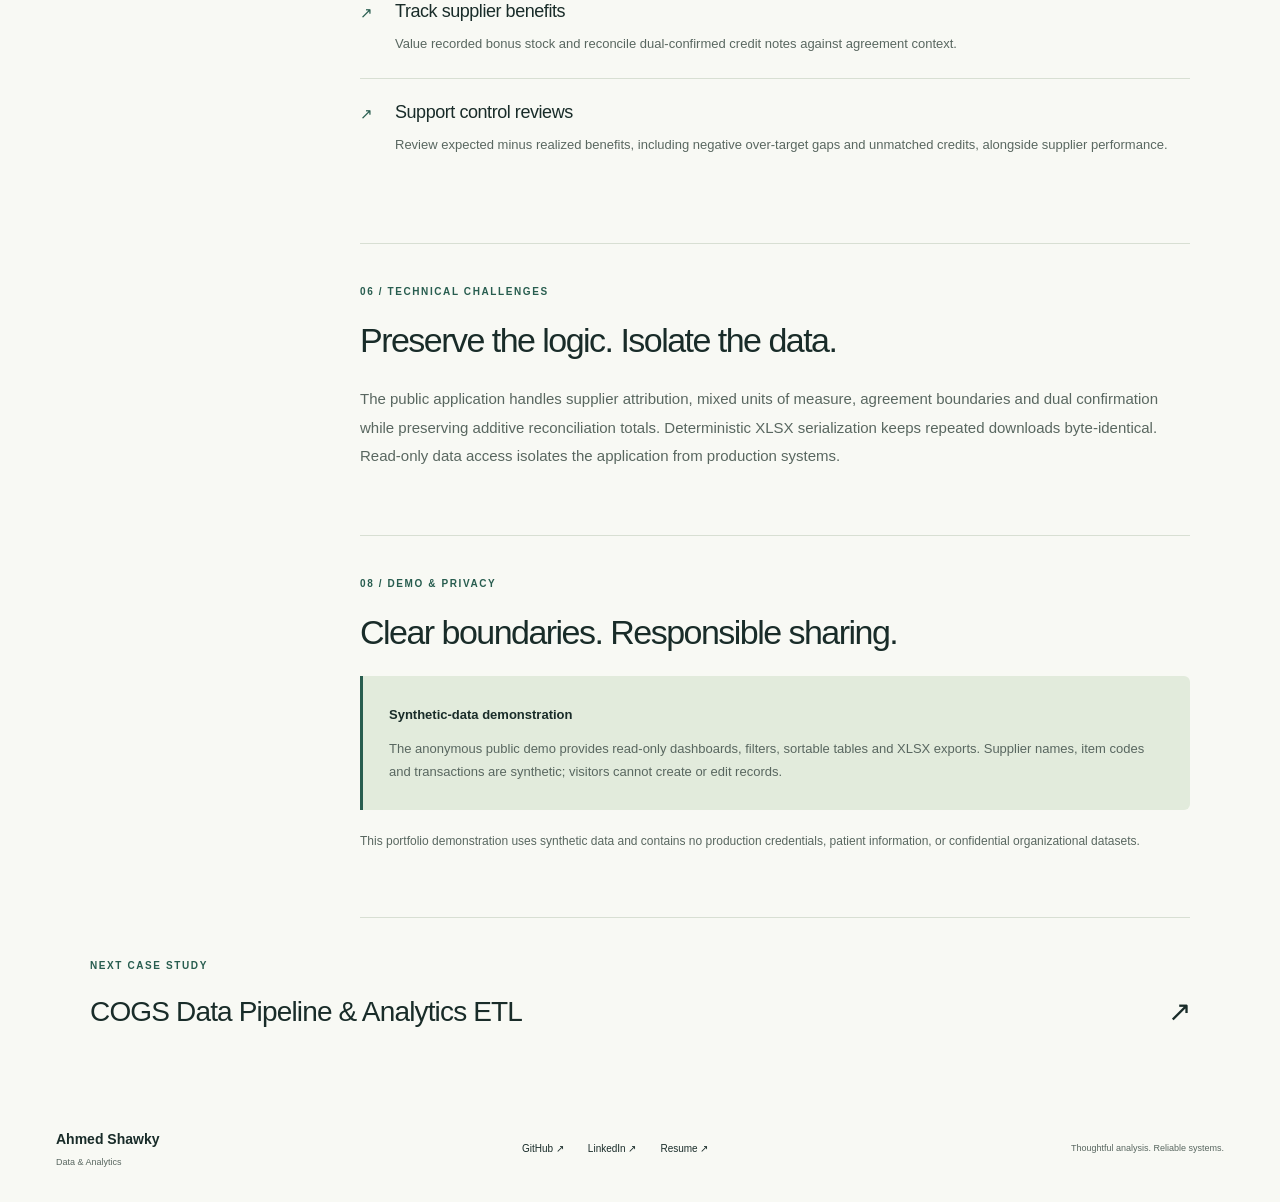
<file: projects/noi-portal.html>
<!doctype html>
<html lang="en"><head><meta charset="utf-8"><meta name="viewport" content="width=device-width, initial-scale=1"><meta name="color-scheme" content="light dark"><title>Supplier Benefits &amp; Procurement Reconciliation Analytics | Ahmed Shawky</title><meta name="description" content="Comparing negotiated item-level terms with purchasing receipts and recorded supplier credits to inspect realized benefits, pending gaps and supplier performance."><meta property="og:type" content="website"><meta property="og:title" content="Supplier Benefits &amp; Procurement Reconciliation Analytics | Ahmed Shawky"><meta property="og:description" content="Comparing negotiated item-level terms with purchasing receipts and recorded supplier credits to inspect realized benefits, pending gaps and supplier performance."><meta property="og:site_name" content="Ahmed Shawky — Data &amp; Analytics"><meta name="twitter:card" content="summary_large_image"><!-- Canonical and og:url are populated only when siteUrl is configured. --><link rel="icon" type="image/svg+xml" href="../assets/images/favicon.svg"><link rel="stylesheet" href="../assets/css/styles.css?v=contact-1"><script src="../assets/js/config.js?v=contact-1"></script><script src="../assets/js/projects-config.js"></script><script defer src="../assets/js/projects.js"></script><script src="../assets/js/theme.js"></script><script defer src="../assets/js/main.js?v=contact-1"></script><noscript><style>@media(max-width:950px){.site-header{position:relative}.nav-wrap{flex-wrap:wrap;padding-block:16px}#primary-nav{display:flex;position:static;max-height:none;width:100%;border:0;padding:10px 0}.menu-toggle,.theme-toggle{display:none}}</style></noscript><meta property="og:image" content="https://ashaw2y1.github.io/ahmed-shawky-portfolio/assets/images/ahmed-shawky-og.png"><meta property="og:image:width" content="1200"><meta property="og:image:height" content="630"><meta property="og:image:type" content="image/png"><meta property="og:image:alt" content="Ahmed Shawky — Data, Analytics &amp; Intelligent Systems"><meta name="twitter:title" content="Supplier Benefits &amp; Procurement Reconciliation Analytics | Ahmed Shawky"><meta name="twitter:description" content="Comparing negotiated item-level terms with purchasing receipts and recorded supplier credits to inspect realized benefits, pending gaps and supplier performance."><meta name="twitter:image" content="https://ashaw2y1.github.io/ahmed-shawky-portfolio/assets/images/ahmed-shawky-og.png"><meta name="twitter:image:alt" content="Ahmed Shawky — Data, Analytics &amp; Intelligent Systems"><link rel="canonical" href="https://ashaw2y1.github.io/ahmed-shawky-portfolio/projects/noi-portal.html"><meta property="og:url" content="https://ashaw2y1.github.io/ahmed-shawky-portfolio/projects/noi-portal.html"></head><body data-page="projects/noi-portal.html"><a class="skip-link" href="#main">Skip to content</a><header class="site-header"><div class="nav-wrap"><a class="brand" href="../index.html" aria-label="Ahmed Shawky home"><span class="brand-mark" aria-hidden="true">AS<span></span></span><span>Ahmed Shawky<span class="brand-caption">DATA &amp; ANALYTICS</span></span></a><button class="menu-toggle" aria-expanded="false" aria-controls="primary-nav">Menu <span aria-hidden="true">☰</span></button><nav id="primary-nav" aria-label="Main navigation"><a href="../index.html#home" data-nav="home">Home</a><a href="../index.html#about" data-nav="about">About</a><a href="../index.html#experience" data-nav="experience">Experience</a><a href="../index.html#projects" data-nav="projects">Projects</a><a href="../index.html#skills" data-nav="skills">Skills</a><a href="../index.html#education" data-nav="education">Education</a><a href="../index.html#contact" data-nav="contact">Contact</a><a class="nav-resume" href="../assets/resume/Ahmed_Shawky.pdf" target="_blank" rel="noopener" data-analytics-event="resume_click">Resume <span aria-hidden="true">↗</span><span class="sr-only"> (PDF, new tab)</span></a><div class="mobile-social"><a data-profile="github" href="https://github.com/ashaw2y1" target="_blank" rel="noopener noreferrer" data-analytics-event="github_click">GitHub ↗</a><a data-profile="linkedin" href="https://www.linkedin.com/in/ashaw2y/" target="_blank" rel="noopener noreferrer" data-analytics-event="linkedin_click">LinkedIn ↗</a></div></nav><button class="theme-toggle" aria-label="Switch to dark mode" title="Switch to dark mode"><svg viewBox="0 0 24 24" width="19" height="19" fill="none" stroke="currentColor" stroke-width="1.6" aria-hidden="true"><circle cx="12" cy="12" r="4"/><path d="M12 2v2m0 16v2M2 12h2m16 0h2M5 5l1.5 1.5m11 11L19 19M5 19l1.5-1.5m11-11L19 5"/></svg></button></div></header><main id="main" data-project="noiPortal"><section class="case-hero container"><a class="breadcrumb" href="../index.html#projects">← Selected work <span>/ 02</span></a><p class="eyebrow">Procurement analytics · Supplier benefits</p><h1 data-project-name>Supplier Benefits &amp; Procurement Reconciliation Analytics</h1><p class="case-deck">Connecting supplier terms with what was actually received.</p><ul data-project-tech class="tags" aria-label="Technologies"><li>Python</li><li>Flask</li><li>Pandas</li><li>SQLite</li><li>Analytics Engineering</li><li>Procurement Analytics</li></ul><div class="case-status" data-demo-status>LIVE · INTERACTIVE APPLICATION</div></section><section id="live-demo" class="container live-demo-panel"><p class="eyebrow">LIVE DEMO</p><h2>Use the application. Explore the decisions.</h2><p>Interactive portfolio demo using fully synthetic data.</p><p class="availability-note" data-demo-message>Open the application in a new tab to explore supplier benefits and reconciliation gaps.</p><div class="demo-actions"><a class="button primary demo-launch" data-demo-launch href="https://supplier-benefits-analytics.onrender.com" target="_blank" rel="noopener noreferrer" data-analytics-event="live_demo_click">Launch Live Demo ↗</a><a class="text-link" data-source-link href="https://github.com/ashaw2y1/supplier-benefits-analytics" target="_blank" rel="noopener noreferrer" data-analytics-event="source_code_click">Source Code ↗</a></div><div class="try-workflow"><span>A 30-SECOND TOUR</span><ol><li>Compare negotiated item-level terms with purchasing receipts.</li><li>Inspect expected and realized benefits, pending gaps and supplier performance.</li><li>Return to this case study for the architecture and implementation context.</li></ol></div><div class="demo-embed" data-demo-embed hidden></div></section><div class="container case-body"><aside class="case-nav" aria-label="Case study contents"><p class="eyebrow">IN THIS CASE STUDY</p><a href="#challenge">The challenge</a><a href="#solution">The solution</a><a href="#architecture">Architecture</a><a href="#components">What I built</a><a href="#logic">Business logic</a><a href="#technical">Technical challenges</a><a href="#live-demo">Interactive demo</a><a href="#demo">Demo &amp; privacy</a></aside><div class="case-content"><section id="challenge" class="case-section"><p class="eyebrow">01 / THE CHALLENGE</p><h2>Close the gap between terms and receipts.</h2><p>Supplier benefits are only useful when contractual terms can be reconciled with receiving activity. Agreements, free-of-charge items, bonuses and credit notes need a common analytical view to identify exceptions and support financial controls.</p></section><section id="solution" class="case-section"><p class="eyebrow">02 / THE SOLUTION</p><h2>Turn agreements into analytical checks.</h2><p>I built a read-only Flask analytics application that compares negotiated bonus and credit-note terms with purchasing receipts and recorded supplier credits. Filtered views show expected benefits, realized benefits, pending reconciliation gaps and supplier-level performance.</p></section><section id="architecture" class="case-section"><p class="eyebrow">03 / ARCHITECTURE</p><h2>From inputs to decisions.</h2><figure class="architecture"><ol><li><span>01</span><strong>Negotiated supplier terms</strong></li><li><span>02</span><strong>Purchasing receipts</strong></li><li><span>03</span><strong>Expected benefits</strong></li><li><span>04</span><strong>Realized benefits</strong></li><li><span>05</span><strong>Pending reconciliation gaps</strong></li><li><span>06</span><strong>Supplier performance</strong></li></ol><figcaption>Python and Pandas reconcile an immutable synthetic SQLite fixture; Flask presents the results as filtered analytical views.</figcaption></figure></section><section id="components" class="case-section"><p class="eyebrow">04 / WHAT I BUILT</p><h2>The engineering behind the workflow.</h2><div class="component-grid"><article><span class="card-number">01</span><h3>Agreement analysis</h3><p>Read-only item-level agreements provide bonus and credit-note rates with effective-date boundaries.</p></article><article><span class="card-number">02</span><h3>Receiving and benefit analysis</h3><p>Purchasing receipts, bonus stock and supplier credits support review of expected and realized benefits.</p></article><article><span class="card-number">03</span><h3>Reporting views</h3><p>Dashboard, bonus, credit-note, agreement and benefits-record views support filtering, sorting and deterministic XLSX downloads.</p></article><article><span class="card-number">04</span><h3>Safe data access</h3><p>An immutable, read-only SQLite fixture provides synthetic records without production connectivity or visitor write operations.</p></article></div></section><section id="logic" class="case-section"><p class="eyebrow">05 / ANALYTICS &amp; BUSINESS LOGIC</p><h2>Analysis with operational context.</h2><div class="logic-list"><article><span aria-hidden="true">↗</span><div><h3>Compare terms to transactions</h3><p>Compare item-level rates and effective dates with purchasing receipts to calculate expected entitlements.</p></div></article><article><span aria-hidden="true">↗</span><div><h3>Track supplier benefits</h3><p>Value recorded bonus stock and reconcile dual-confirmed credit notes against agreement context.</p></div></article><article><span aria-hidden="true">↗</span><div><h3>Support control reviews</h3><p>Review expected minus realized benefits, including negative over-target gaps and unmatched credits, alongside supplier performance.</p></div></article></div></section><section id="technical" class="case-section"><p class="eyebrow">06 / TECHNICAL CHALLENGES</p><h2>Preserve the logic. Isolate the data.</h2><p>The public application handles supplier attribution, mixed units of measure, agreement boundaries and dual confirmation while preserving additive reconciliation totals. Deterministic XLSX serialization keeps repeated downloads byte-identical. Read-only data access isolates the application from production systems.</p></section><section id="demo" class="case-section"><p class="eyebrow">08 / DEMO &amp; PRIVACY</p><h2>Clear boundaries. Responsible sharing.</h2><div class="demo-note"><strong>Synthetic-data demonstration</strong><p>The anonymous public demo provides read-only dashboards, filters, sortable tables and XLSX exports. Supplier names, item codes and transactions are synthetic; visitors cannot create or edit records.</p></div><p class="privacy-note">This portfolio demonstration uses synthetic data and contains no production credentials, patient information, or confidential organizational datasets.</p></section></div></div><section class="next-project container"><p class="eyebrow">NEXT CASE STUDY</p><a href="cogs-etl-pipeline.html" data-analytics-event="project_view">COGS Data Pipeline & Analytics ETL <span aria-hidden="true">↗</span></a></section></main><footer class="site-footer container"><a class="footer-name" href="../index.html">Ahmed Shawky<span>Data &amp; Analytics</span></a><div class="footer-links"><a data-profile="github" href="https://github.com/ashaw2y1" target="_blank" rel="noopener noreferrer" data-analytics-event="github_click">GitHub ↗</a><a data-profile="linkedin" href="https://www.linkedin.com/in/ashaw2y/" target="_blank" rel="noopener noreferrer" data-analytics-event="linkedin_click">LinkedIn ↗</a><a href="../assets/resume/Ahmed_Shawky.pdf" target="_blank" rel="noopener" data-analytics-event="resume_click">Resume ↗</a></div><p>Thoughtful analysis. Reliable systems.</p></footer><a class="back-top" href="#main" aria-label="Back to top">↑</a></body></html>
</file>
<file: assets/css/styles.css>
/* Shared design system. Native system fonts; no remote assets or dependencies. */
:root{--bg:#f8f9f4;--surface:#fffefa;--soft:#eef1e9;--ink:#192c29;--muted:#596760;--line:#d8dfd3;--accent:#285d4f;--accent-soft:#e2ebdc;--lime:#d8e9b6;--header:rgba(248,249,244,.96);--shadow:0 18px 42px rgba(26,53,38,.06);--radius:14px;color-scheme:light}
:root[data-theme=dark]{--bg:#111e1b;--surface:#172823;--soft:#1c2e27;--ink:#e9eee2;--muted:#afbeb3;--line:#34483c;--accent:#bad6aa;--accent-soft:#293f30;--lime:#d8e9b6;--header:rgba(17,30,27,.97);--shadow:0 18px 42px rgba(0,0,0,.15);color-scheme:dark}
*{box-sizing:border-box}html{scroll-behavior:smooth;scroll-padding-top:105px}body{margin:0;background:var(--bg);color:var(--ink);font-family:Arial,Helvetica,sans-serif;font-size:15px;line-height:1.65;-webkit-font-smoothing:antialiased}body,p,h1,h2,h3,ul,figure{margin:0}a{color:inherit;text-decoration:none}button{font:inherit;color:inherit;cursor:pointer}a,button{-webkit-tap-highlight-color:transparent}a:focus-visible,button:focus-visible{outline:3px solid var(--accent);outline-offset:5px;border-radius:3px}::selection{background:var(--accent);color:var(--bg)}img{max-width:100%;display:block}h1,h2,h3{font-weight:500;line-height:1.16;letter-spacing:-.045em}p{color:var(--muted)}h2{font-size:clamp(32px,3.3vw,46px)}h2>span{color:var(--muted)}h3{font-size:22px;letter-spacing:-.025em}em{font-family:Georgia,'Times New Roman',serif;font-weight:400}ul{padding:0;list-style:none}.container{width:min(1200px,calc(100% - 112px));margin-inline:auto}.section{padding-block:108px}.eyebrow{font-size:10px;letter-spacing:.16em;font-weight:700;text-transform:uppercase;color:var(--accent);line-height:1.6}.section-heading{margin-bottom:44px}.section-heading .eyebrow{margin-bottom:20px}.heading-row{display:flex;justify-content:space-between;align-items:flex-end;gap:28px}.heading-row>p{font-size:13px;line-height:1.8}.sr-only{position:absolute;width:1px;height:1px;padding:0;margin:-1px;overflow:hidden;clip:rect(0,0,0,0);white-space:nowrap;border:0}.skip-link{position:fixed;top:8px;left:12px;transform:translateY(-160%);z-index:100;background:var(--ink);color:var(--bg);padding:12px 18px}.skip-link:focus{transform:translateY(0)}
.site-header{position:sticky;top:0;z-index:30;background:var(--header);border-bottom:1px solid var(--line);backdrop-filter:blur(12px)}.nav-wrap{max-width:1440px;padding:0 40px;margin:auto;min-height:88px;display:flex;align-items:center;gap:26px}.brand{display:flex;align-items:center;gap:12px;white-space:nowrap;font-size:16px;font-weight:600;letter-spacing:-.025em}.brand-mark{font-size:14px;width:36px;height:38px;display:grid;place-content:center;background:var(--ink);color:var(--bg);position:relative;border-radius:8px}.brand-mark>span{position:absolute;width:5px;height:5px;background:var(--lime);bottom:6px;right:6px;border-radius:50%}.brand-caption{display:block;color:var(--muted);font-weight:400;letter-spacing:.14em;font-size:8px;margin-top:1px}#primary-nav{margin-left:auto;display:flex;align-items:center;gap:23px;font-size:11px}#primary-nav>a{padding:9px 0;position:relative}#primary-nav>a:hover,#primary-nav>a[aria-current]{color:var(--accent)}#primary-nav>a[aria-current]::after{content:'';position:absolute;bottom:1px;left:0;width:16px;height:2px;background:var(--accent)}#primary-nav .nav-resume{border:1px solid var(--line);padding:8px 13px;border-radius:5px}.theme-toggle{flex-shrink:0;border:1px solid var(--line);background:transparent;width:34px;height:34px;border-radius:50%;display:grid;place-content:center}.theme-toggle:hover{background:var(--accent-soft)}.menu-toggle{display:none}.mobile-social{display:flex;gap:12px;border-left:1px solid var(--line);padding-left:16px;font-size:10px}
.hero{min-height:650px;padding-top:91px;padding-bottom:88px;display:grid;grid-template-columns:1.12fr 1fr;gap:64px;align-items:center}.hero .eyebrow{display:flex;align-items:center;gap:8px;margin-bottom:25px}.hero .eyebrow>span,.status-dot{display:inline-block;width:6px;height:6px;background:var(--accent);border-radius:50%;flex-shrink:0}.hero h1{font-size:18px;letter-spacing:-.02em}.hero h1>span{display:block;font-size:clamp(42px,4.6vw,64px);letter-spacing:-.052em;line-height:1.06;margin-top:16px}.hero h1 em{color:var(--accent)}.hero-description{font-size:16px;max-width:420px;line-height:1.8;margin-top:25px}.hero-specialties{font-size:11px;line-height:2;color:var(--muted);margin-top:21px}.hero-specialties span{padding-inline:6px;color:var(--accent)}.button-row{display:flex;gap:12px;flex-wrap:wrap;margin-top:28px}.button{min-height:46px;display:inline-flex;align-items:center;justify-content:center;gap:25px;padding:12px 21px;border:1px solid transparent;border-radius:5px;font-size:12px;transition:background .2s,transform .2s}.button:hover{transform:translateY(-2px)}.primary{color:var(--bg);background:var(--ink)}.primary:hover{background:var(--accent)}.secondary{border-color:var(--line)}.secondary:hover{background:var(--soft)}.hero-social{display:flex;gap:22px;font-size:10px;color:var(--muted);margin-top:25px}.hero-social a:hover,.footer-links a:hover{text-decoration:underline;text-underline-offset:5px}.signal-panel{border:1px solid var(--line);border-radius:12px;background:radial-gradient(ellipse at 70% 20%,var(--accent-soft),transparent 75%);box-shadow:var(--shadow);transform:translateY(6px)}.panel-top{display:flex;align-items:center;gap:8px;font-size:8px;letter-spacing:.1em;margin:20px 22px;color:var(--muted)}.panel-top>span:last-child{margin-left:auto}.signal-stage{height:330px;position:relative;overflow:hidden;background-image:radial-gradient(var(--line) .8px,transparent .8px);background-size:20px 20px}.signal-lines{position:absolute;inset:0;width:100%;height:100%;color:var(--accent);opacity:.55}.signal-node{position:absolute;background:var(--surface);border:1px solid var(--line);padding:15px 19px;border-radius:8px;font-size:12px;box-shadow:var(--shadow)}.signal-node>span{display:block;font-size:8px;color:var(--muted);margin-top:4px}.node-source{top:54px;left:24px}.node-insight{bottom:51px;right:20px}.signal-core{position:absolute;top:45%;left:44%;font-size:18px;font-weight:500;text-align:center;line-height:1.2}.signal-core>span{display:block;font-size:6px;letter-spacing:.11em;margin-top:3px}.signal-small{position:absolute;bottom:28px;left:24px;font-size:7px;letter-spacing:.15em;color:var(--muted)}.orbit{position:absolute;border:1px solid var(--line);border-radius:50%;height:240px;width:240px;top:46px;left:25%;opacity:.4}.orbit-two{height:310px;width:310px;top:11px;left:17.5%}.panel-flow{display:flex;align-items:center;justify-content:space-between;border-top:1px solid var(--line);padding:18px 22px;font-size:9px;color:var(--muted)}.panel-flow b{font-size:8px;font-weight:400;display:block;color:var(--accent);margin-bottom:3px}.panel-flow i{font-style:normal;color:var(--accent)}.focus-strip{border-block:1px solid var(--line);background:var(--soft);padding:25px 0}.focus-strip>.container{display:flex;align-items:center;justify-content:space-between;gap:20px}.focus-strip span{font-size:8px;line-height:1.7;letter-spacing:.1em;color:var(--muted)}.focus-strip strong{font-weight:500;color:var(--ink)}.focus-strip p{font-size:13px;color:var(--ink)}.focus-strip i{font-size:18px;font-weight:300;font-style:normal;color:var(--muted)}
.about-grid{display:grid;grid-template-columns:1fr 1fr;gap:80px;margin-bottom:54px}.about-grid .lead{font-size:25px;line-height:1.45;color:var(--ink);max-width:355px;letter-spacing:-.03em}.about-grid>div{font-size:14px}.about-grid p+p{margin-top:15px}.expertise-grid{display:grid;grid-template-columns:repeat(4,1fr);gap:0;border:1px solid var(--line);border-radius:var(--radius);overflow:hidden}.expertise-card{padding:28px 24px;border-right:1px solid var(--line)}.expertise-card:last-child{border:0}.card-number{font-size:10px;color:var(--accent);letter-spacing:.08em}.expertise-card h3{font-size:19px;margin-top:27px;min-height:45px}.expertise-card p{font-size:12px;line-height:1.7;margin-top:14px;min-height:44px}.expertise-card ul{margin-top:23px}.expertise-card li{font-size:10px;color:var(--muted);padding:7px 0;border-top:1px solid var(--line)}
.work-section{background:var(--soft);border-block:1px solid var(--line)}.project-grid{display:grid;grid-template-columns:1fr 1fr;gap:24px}.project-card{background:var(--surface);border:1px solid var(--line);border-radius:var(--radius);overflow:hidden;transition:transform .25s,box-shadow .25s}.project-card:hover{transform:translateY(-4px);box-shadow:var(--shadow)}.project-card.featured{grid-column:1/-1;display:grid;grid-template-columns:1.03fr 1fr;align-items:stretch}.project-card.featured .project-visual{display:flex;flex-direction:column;justify-content:center;background:#e9eee5;border-bottom:0;border-right:1px solid var(--line)}.project-visual{background:#e9eee5;overflow:hidden;border-bottom:1px solid var(--line)}.project-visual img{width:100%;height:auto}.project-visual figcaption{display:flex;justify-content:space-between;gap:8px;font-size:8px;letter-spacing:.04em;padding:11px 22px;color:#52675b;border-top:1px solid #d8e0d4}.project-visual figcaption>span:first-child{font-weight:600}.project-copy{padding:29px 30px 25px}.project-meta{display:flex;justify-content:space-between;gap:12px;font-size:9px;color:var(--accent);text-transform:uppercase;letter-spacing:.07em;margin-bottom:16px}.project-copy h3{font-size:27px;line-height:1.2;max-width:440px}.project-copy h3 a:hover{text-decoration:underline;text-decoration-thickness:1px;text-underline-offset:5px}.project-copy>p{font-size:13px;line-height:1.8;margin-top:15px}.tags{display:flex;flex-wrap:wrap;gap:6px;margin-top:22px}.tags li{font-size:9px;line-height:1.4;padding:6px 9px;border:1px solid var(--line);border-radius:4px;color:var(--muted)}.project-actions{display:flex;justify-content:space-between;gap:14px;align-items:center;border-top:1px solid var(--line);padding-top:22px;margin-top:27px;flex-wrap:wrap}.text-link{font-size:11px;display:inline-flex;align-items:center;gap:13px;color:var(--accent)}.text-link[href]:hover{text-decoration:underline;text-underline-offset:5px}.repository[aria-disabled=true]{color:var(--muted);cursor:default;font-size:9px;gap:7px}.pending{font-size:8px;border:1px solid var(--line);border-radius:3px;padding:2px 5px}.project-card:last-child:not(.featured){background:var(--accent-soft)}.work-note{display:flex;align-items:center;gap:8px;font-size:10px;line-height:1.7;margin-top:26px}
.timeline{margin-top:20px}.timeline-item{display:grid;grid-template-columns:260px 1fr;gap:35px}.timeline-date{font-size:12px;padding-top:33px;color:var(--ink)}.timeline-date>span{display:block;font-size:10px;margin-top:7px;color:var(--muted)}.timeline-content{border-left:1px solid var(--line);padding:28px 0 36px 40px;position:relative}.timeline-content:before{content:'';width:7px;height:7px;border:3px solid var(--bg);background:var(--accent);border-radius:50%;position:absolute;left:-7px;top:37px}.timeline-content h3{font-size:23px}.timeline-content .employer{font-size:12px;color:var(--accent);margin:9px 0 15px}.timeline-content>p{font-size:13px;max-width:670px}.timeline-content .tags{margin-top:17px}.skills-section{border-block:1px solid var(--line);background:var(--soft)}.skills-grid{display:grid;grid-template-columns:repeat(3,1fr);gap:37px 40px}.skill-group{border-top:1px solid var(--line);padding-top:25px}.skill-group h3{font-size:15px;letter-spacing:-.015em}.skill-group .tags{margin-top:18px;gap:7px}.skill-group .tags li{background:var(--surface);font-size:10px;padding:7px 10px}.education-grid{display:grid;grid-template-columns:repeat(3,1fr);gap:20px}.education-card{padding:28px 25px;border:1px solid var(--line);border-radius:9px;background:var(--surface)}.education-card .eyebrow{font-size:9px}.education-card h3{font-size:22px;margin:23px 0 13px;min-height:53px}.education-card>p:not(.eyebrow){font-size:12px;min-height:40px}.education-card>div{display:flex;justify-content:space-between;gap:8px;font-size:9px;color:var(--muted);border-top:1px solid var(--line);margin-top:24px;padding-top:17px;flex-wrap:wrap}.certifications{display:grid;grid-template-columns:1fr 3fr;gap:35px;margin-top:50px;padding-top:32px;border-top:1px solid var(--line)}.certifications h3{font-size:17px}.certifications ul{display:grid;grid-template-columns:1fr 1fr;gap:18px 35px}.certifications li{font-size:11px;color:var(--muted);padding-left:13px;position:relative}.certifications li:before{content:'↗';position:absolute;left:0;color:var(--accent)}.contact-section{background:#183f36;color:#f3f5e9;padding:78px 0}.contact-grid{display:grid;grid-template-columns:1.1fr 1fr;align-items:center;gap:60px}.contact-section .eyebrow{color:#c2d6aa;margin-bottom:20px}.contact-section h2{font-size:clamp(42px,4.5vw,61px);line-height:1.06}.contact-section em{color:#d8e9b6}.contact-section p:not(.eyebrow){color:#becfc3;font-size:12px;margin-top:24px}.contact-links>a{display:flex;justify-content:space-between;gap:15px;font-size:18px;padding-bottom:20px;border-bottom:1px solid #557469;overflow-wrap:anywhere}.contact-links>div{display:flex;gap:30px;font-size:12px;margin-top:21px}.contact-links a:hover{color:#d8e9b6}.site-footer{display:flex;align-items:center;justify-content:space-between;gap:30px;padding-block:32px}.footer-name{font-size:14px;font-weight:600}.footer-name span{display:block;font-size:9px;font-weight:400;color:var(--muted);margin-top:4px}.footer-links{display:flex;gap:24px;font-size:10px}.site-footer>p{font-size:9px}.back-top{position:fixed;right:20px;bottom:20px;z-index:25;width:36px;height:36px;border:1px solid var(--line);background:var(--surface);display:grid;place-content:center;border-radius:50%;box-shadow:var(--shadow);opacity:0;visibility:hidden;transition:opacity .2s}.back-top.visible{opacity:1;visibility:visible}
.case-hero{padding-top:45px;padding-bottom:55px;max-width:1000px}.breadcrumb{font-size:11px;color:var(--muted);display:inline-block;margin-bottom:50px}.breadcrumb span{margin-left:10px;color:var(--accent)}.case-hero>.eyebrow{margin-bottom:22px}.case-hero h1{font-size:clamp(39px,5vw,65px);max-width:900px;line-height:1.1}.case-deck{font-size:20px;margin-top:23px;max-width:670px;letter-spacing:-.02em}.case-hero .tags{margin-top:28px}.case-status{font-size:10px;color:var(--muted);margin-top:22px;display:flex;align-items:center;gap:8px}.case-preview{max-width:1000px}.case-preview .project-visual{border:1px solid var(--line);border-radius:12px}.case-preview img{max-height:460px;object-fit:contain}.case-body{display:grid;grid-template-columns:200px minmax(0,1fr);gap:70px;padding-top:80px;max-width:1100px}.case-nav{position:sticky;top:125px;height:max-content}.case-nav p{font-size:9px;margin-bottom:17px}.case-nav a{font-size:11px;color:var(--muted);display:block;padding-block:8px}.case-nav a:hover{color:var(--accent)}.case-section{padding-bottom:64px;margin-bottom:40px;border-bottom:1px solid var(--line)}.case-section>.eyebrow{margin-bottom:20px}.case-section>h2{font-size:34px;margin-bottom:24px;line-height:1.2}.case-section>p:not(.eyebrow){font-size:15px;line-height:1.9}.architecture{background:var(--soft);border:1px solid var(--line);padding:24px;border-radius:10px}.architecture ol{margin:0;padding:0;list-style:none;display:grid;grid-template-columns:1fr;gap:22px}.architecture li{background:var(--surface);border:1px solid var(--line);padding:16px 20px;position:relative;border-radius:5px;display:flex;align-items:center;gap:20px}.architecture li:not(:last-child):after{content:'↓';position:absolute;right:50%;bottom:-24px;color:var(--accent)}.architecture li span{display:block;font-size:9px;color:var(--accent)}.architecture strong{font-size:11px;font-weight:500;display:block;line-height:1.5}.architecture figcaption{font-size:11px;line-height:1.8;color:var(--muted);margin-top:25px}.component-grid{display:grid;grid-template-columns:1fr 1fr;gap:28px}.component-grid article{border-top:1px solid var(--line);padding-top:20px}.component-grid h3{font-size:19px;margin:13px 0}.component-grid p{font-size:13px;line-height:1.8}.logic-list article{display:flex;gap:22px;padding:23px 0;border-top:1px solid var(--line)}.logic-list article>span{color:var(--accent)}.logic-list h3{font-size:18px;margin-bottom:10px}.logic-list p{font-size:13px;line-height:1.8}.screenshot-grid{display:grid;grid-template-columns:1fr 1fr;gap:18px;margin-top:24px}.capture-placeholder{min-height:200px;display:flex;flex-direction:column;align-items:center;justify-content:center;text-align:center;border:1px dashed var(--line);border-radius:8px;padding:24px;background:var(--soft)}.capture-icon{font-size:30px;color:var(--accent);margin-bottom:16px}.capture-placeholder h3{font-size:15px}.capture-placeholder p{font-size:10px;margin-top:10px}.demo-note{padding:26px;background:var(--accent-soft);border-left:3px solid var(--accent);border-radius:0 6px 6px 0}.demo-note strong{font-size:13px}.demo-note p{font-size:13px;margin-top:10px;line-height:1.8}.case-section>.privacy-note{font-size:12px!important;margin-top:20px}.repo-block{margin-top:35px;border:1px solid var(--line);border-radius:8px;padding:27px}.repo-block h3{font-size:22px}.repo-block p{font-size:12px;margin-block:14px 21px}.next-project{max-width:1100px;padding-bottom:65px}.next-project a{font-size:28px;line-height:1.4;display:flex;justify-content:space-between;gap:25px;margin-top:18px;letter-spacing:-.03em}.next-project a:hover{color:var(--accent)}.not-found{min-height:65vh;display:flex;flex-direction:column;align-items:flex-start;justify-content:center;padding-block:80px}.not-found h1{font-size:clamp(48px,7vw,80px);margin-top:25px}.not-found p:not(.eyebrow){margin-top:25px}.not-found .button{margin-top:30px}.reveal{transition:opacity .55s ease,transform .55s ease}.reveal.will-reveal{opacity:0;transform:translateY(15px)}
@media(min-width:1100px){.project-card:last-child:not(.featured){grid-column:1/-1;display:grid;grid-template-columns:.8fr 1.2fr;align-items:center}.project-card:last-child:not(.featured) .project-visual{border-bottom:0;border-right:1px solid var(--line)}}
@media(max-width:1150px){.nav-wrap{padding-inline:25px;gap:19px}#primary-nav{gap:15px}.container{width:calc(100% - 70px)}.hero{gap:36px}.expertise-card{padding:25px 19px}.case-body{gap:40px;grid-template-columns:165px minmax(0,1fr)}}
@media(max-width:950px){.nav-wrap{min-height:76px}.menu-toggle{margin-left:auto;display:flex;gap:12px;align-items:center;border:1px solid var(--line);border-radius:5px;padding:6px 11px;background:transparent;font-size:12px}#primary-nav{position:absolute;top:76px;left:0;right:0;background:var(--bg);padding:20px 35px 28px;display:none;flex-direction:column;align-items:stretch;gap:1px;border-bottom:1px solid var(--line);max-height:calc(100dvh - 76px);overflow-y:auto;font-size:14px}#primary-nav.open{display:flex}#primary-nav>a{padding:10px 0}#primary-nav .nav-resume{margin-top:12px;text-align:center}.mobile-social{display:flex;gap:25px;padding:18px 0 0;border:0;font-size:12px}.hero{padding-block:65px;grid-template-columns:1.05fr 1fr;gap:20px;min-height:600px}.hero h1>span{font-size:45px}.hero-description{font-size:14px}.signal-panel{min-width:0}.signal-stage{height:290px}.signal-node{padding:12px;font-size:10px}.node-source{left:13px}.node-insight{right:13px}.signal-node>span{font-size:7px}.panel-top{font-size:7px;margin:17px 15px}.panel-flow{padding:15px;font-size:8px}.expertise-grid{grid-template-columns:1fr 1fr}.expertise-card:nth-child(2){border-right:0}.expertise-card:nth-child(-n+2){border-bottom:1px solid var(--line)}.expertise-card h3{min-height:0}.expertise-card p{min-height:0}.about-grid{gap:35px}.section{padding-block:80px}.project-card.featured{display:block}.skills-grid{grid-template-columns:1fr 1fr}.timeline-item{grid-template-columns:180px 1fr;gap:20px}.education-grid{gap:12px}.education-card{padding:24px 18px}.education-card h3{font-size:20px;min-height:68px}.contact-grid{gap:30px}.contact-email{font-size:15px!important}.site-footer>p{display:none}.case-body{grid-template-columns:1fr;max-width:760px}.case-nav{position:static;display:flex;flex-wrap:wrap;gap:4px 20px;border-bottom:1px solid var(--line);padding-bottom:24px}.case-nav p{width:100%;margin-bottom:4px}.case-section>h2{font-size:32px}}
@media(max-width:680px){html{scroll-padding-top:96px}.container{width:calc(100% - 40px)}.nav-wrap{padding-inline:20px;gap:12px}.brand{font-size:14px;gap:9px}.brand-mark{width:32px;height:34px}.brand-caption{font-size:7px}.hero{grid-template-columns:1fr;gap:44px;padding-top:49px;padding-bottom:44px}.hero h1>span{font-size:clamp(41px,10.5vw,63px)}.hero .eyebrow{font-size:9px;margin-bottom:22px}.hero-description{font-size:15px;max-width:440px}.hero-specialties{font-size:10px}.signal-panel{max-width:500px;width:100%;transform:none}.signal-stage{height:260px}.signal-lines{transform:scale(1.08)}.signal-core{top:44%;left:45%}.orbit-one{height:200px;width:200px;left:25%;top:30px}.orbit-two{height:250px;width:250px;left:18%;top:5px}.node-source{top:28px;left:23px}.node-insight{bottom:35px;right:23px}.panel-top{font-size:8px;margin:17px 20px}.panel-flow{padding:15px 20px;font-size:9px}.signal-small{font-size:6px;bottom:20px}.focus-strip{padding-block:21px}.focus-strip>.container{flex-wrap:wrap;gap:12px;justify-content:space-between}.focus-strip span{width:100%;font-size:7px;display:flex;gap:5px}.focus-strip span br{display:none}.focus-strip p{font-size:9px}.focus-strip i{font-size:12px}.section{padding-block:65px}.section-heading{margin-bottom:31px}.section-heading .eyebrow{font-size:9px;margin-bottom:16px}h2{font-size:34px}.about-grid{grid-template-columns:1fr;gap:20px;margin-bottom:34px}.about-grid .lead{font-size:22px;max-width:100%}.about-grid>div{font-size:13px}.expertise-card{padding:23px 17px}.expertise-card h3{font-size:18px;margin-top:20px;min-height:42px}.expertise-card p{font-size:11px;min-height:56px}.expertise-card li{font-size:9px}.heading-row{display:block}.heading-row>p{margin-top:20px;font-size:12px}.project-grid{grid-template-columns:1fr;gap:20px}.project-card.featured{grid-column:auto}.project-copy{padding:25px 22px}.project-copy h3{font-size:25px}.project-meta{font-size:8px;line-height:1.7}.project-visual figcaption{font-size:7px;padding:10px 15px}.project-actions{gap:17px}.work-note{align-items:flex-start;font-size:9px}.work-note .status-dot{margin-top:5px}.timeline-item{grid-template-columns:1fr;gap:9px;border-left:1px solid var(--line);padding-left:24px;position:relative;padding-bottom:35px}.timeline-date{padding-top:0}.timeline-date>span{display:inline-block;margin:0 0 0 10px;font-size:9px}.timeline-content{padding:6px 0 0;border:0;position:static}.timeline-content:before{top:4px}.timeline-content h3{font-size:23px}.timeline-content .employer{font-size:11px}.timeline-content>p{font-size:12px}.skills-grid{gap:30px 23px}.skill-group h3{font-size:15px;line-height:1.4;min-height:42px}.skill-group .tags{gap:5px;margin-top:12px}.skill-group .tags li{font-size:9px;padding:6px 7px}.education-grid{grid-template-columns:1fr}.education-card{padding:26px}.education-card h3{min-height:0;font-size:24px;margin-top:17px}.education-card>p:not(.eyebrow){min-height:0}.education-card>div{margin-top:22px;font-size:10px}.certifications{grid-template-columns:1fr;gap:24px;margin-top:35px;padding-top:28px}.certifications ul{gap:17px 22px}.certifications li{font-size:10px}.contact-section{padding-block:57px}.contact-grid{grid-template-columns:1fr;gap:37px}.contact-section h2{font-size:49px}.contact-section p:not(.eyebrow){font-size:12px}.contact-email{font-size:17px!important}.site-footer{flex-wrap:wrap;padding-block:28px;gap:23px}.footer-links{gap:22px}.site-footer .footer-name{font-size:13px}.case-hero{padding-top:30px;padding-bottom:32px}.breadcrumb{margin-bottom:38px}.case-hero h1{font-size:40px}.case-hero>.eyebrow{font-size:9px}.case-deck{font-size:18px;margin-top:23px}.case-body{padding-top:35px;gap:35px}.case-nav{gap:2px 15px}.case-nav a{font-size:10px}.case-section{padding-bottom:36px;margin-bottom:34px}.case-section>h2{font-size:29px}.case-section>p:not(.eyebrow){font-size:14px}.architecture{padding:18px}.architecture ol{grid-template-columns:1fr;gap:20px}.architecture li{min-height:0;display:flex;gap:15px;padding:16px;align-items:center}.architecture li span{margin:0}.architecture li:not(:last-child):after,.architecture li:nth-child(3):after{content:'↓';right:50%;bottom:-22px;top:auto}.architecture strong{font-size:12px}.component-grid{gap:24px 20px}.component-grid h3{font-size:18px}.component-grid p{font-size:12px}.screenshot-grid{grid-template-columns:1fr}.capture-placeholder{min-height:185px}.demo-note{padding:20px}.next-project a{font-size:23px}.next-project{padding-bottom:40px}.back-top{right:12px;bottom:12px}.desktop-break{display:none}}
@media(prefers-reduced-motion:reduce){html{scroll-behavior:auto}*,*::before,*::after{animation:none!important;transition:none!important}.reveal.will-reveal{opacity:1;transform:none}.button:hover,.project-card:hover{transform:none}}
@media print{.site-header,.case-nav,.back-top,.hero-social,.button-row,.signal-panel{display:none}.container{width:100%}.section{padding-block:28px}.hero{display:block;min-height:0;padding-block:25px}.project-card,.education-card,.timeline-item{break-inside:avoid}.reveal.will-reveal{opacity:1;transform:none}body{--bg:#fff;--ink:#111;--muted:#444;--surface:#fff;--soft:#f5f5f5;--accent:#285d4f;--line:#ddd}a{color:inherit}}
/* Application-first project presentation. */
[hidden]{display:none!important}
.project-card.featured,.project-card:last-child:not(.featured){display:block}
.project-card.featured{border-top:3px solid var(--accent)}
.project-card.featured .project-copy{padding:38px;display:grid;grid-template-columns:1.1fr 1fr;column-gap:55px}
.project-card.featured .project-copy>*{grid-column:1}
.project-card.featured .try-workflow{grid-column:2;grid-row:2/6;align-self:center;margin:0;border:0;padding:20px}
.project-card.featured .demo-actions{grid-column:1/-1}
.demo-label{font-size:10px;color:var(--accent);letter-spacing:.06em;margin-bottom:25px;border-bottom:1px solid var(--line);padding-bottom:15px}
.demo-label.is-live:before{content:'●';margin-right:8px}
.demo-actions{display:flex;align-items:center;gap:16px;flex-wrap:wrap;margin-top:25px;padding-top:22px;border-top:1px solid var(--line)}
.demo-actions .button{font-size:12px;gap:10px}.demo-actions .pending{font-size:9px}
.demo-actions [aria-disabled=true]{cursor:default;color:var(--muted);background:var(--soft);border-color:var(--line);transform:none}
.demo-actions .text-link[aria-disabled=true]{background:none}
.try-workflow{margin-top:24px;padding-top:22px;border-top:1px solid var(--line)}
.try-workflow>span{font-size:9px;letter-spacing:.12em;color:var(--accent)}
.try-workflow ol{padding-left:19px;margin:12px 0 0;color:var(--muted);font-size:13px;line-height:1.8}
.try-workflow li{padding:5px 0 5px 4px}
.live-demo-panel{max-width:1000px;background:var(--surface);border:1px solid var(--line);border-radius:12px;padding:35px}
.live-demo-panel h2{font-size:30px;margin:15px 0 22px}.live-demo-panel>p:not(.eyebrow){font-size:14px;max-width:760px}
.live-demo-panel .availability-note{margin-top:16px;color:var(--accent)}
.demo-embed{margin-top:28px}.demo-embed iframe{width:100%;height:720px;border:1px solid var(--line);border-radius:8px;margin-top:16px}.demo-embed p{font-size:12px}
@media(max-width:680px){.project-card.featured .project-copy{display:block;padding:25px 22px}.project-card.featured .try-workflow{margin-top:24px;padding:22px 0 0;border-top:1px solid var(--line)}.live-demo-panel{padding:25px 22px}.live-demo-panel h2{font-size:27px}.demo-actions{gap:14px}.demo-actions .button{width:100%}.demo-embed iframe{height:550px}}

/* Supplied conceptual artwork and cross-domain context use existing design tokens. */
.hero{width:min(1360px,calc(100% - 80px));grid-template-columns:minmax(0,42fr) minmax(0,58fr);gap:32px}
.analytics-visual{line-height:0;background:transparent;border:0;border-radius:0;box-shadow:none;transform:none;width:100%;min-width:0;align-self:center;justify-self:center}
.analytics-visual img{width:100%;height:auto;aspect-ratio:1672/941;object-fit:contain;mask-image:linear-gradient(to right,transparent,#000 3%,#000 97%,transparent);}
@media(max-width:950px){.hero{grid-template-columns:1fr;gap:40px}.analytics-visual{max-width:760px}}
@media(max-width:680px){.hero{width:calc(100% - 40px)}}
.capability-label{margin-top:28px;margin-bottom:18px}
.domain-section{margin-top:64px}.domain-grid{display:grid;grid-template-columns:repeat(3,minmax(0,1fr));gap:20px}
.domain-grid .education-card>.eyebrow{min-height:0}.domain-grid .tags{margin-top:20px}
@media(max-width:680px){.domain-grid{grid-template-columns:1fr}.domain-section{margin-top:44px}}

/* Contact form: the existing green editorial section, with native controls. */
.contact-links{min-width:0}.contact-links h3{font-size:25px;color:#f3f5e9;margin-bottom:12px}
.contact-section .form-hint{margin:0 0 18px!important;font-size:11px!important}
.contact-fields{display:grid;grid-template-columns:1fr 1fr;gap:20px 22px}
.contact-field{min-width:0}.field-wide{grid-column:1/-1}
.contact-field label{display:block;font-size:10px;letter-spacing:.12em;text-transform:uppercase;color:#d8e9b6;margin-bottom:7px}
.contact-field input,.contact-field textarea{box-sizing:border-box;width:100%;min-width:0;border:0;border-bottom:1px solid #829c8e;border-radius:0;background:transparent;color:#f3f5e9;font:inherit;font-size:16px;line-height:1.5;padding:8px 0;box-shadow:none}
.contact-field textarea{resize:vertical;min-height:105px;max-height:320px}
.contact-field input:focus-visible,.contact-field textarea:focus-visible{outline:2px solid #d8e9b6;outline-offset:5px;border-color:#d8e9b6}
.contact-field input:autofill{box-shadow:0 0 0 1000px #183f36 inset;-webkit-text-fill-color:#f3f5e9}
.contact-honeypot{display:none}.contact-submit{margin-top:22px;background:#d8e9b6;color:#183f36;border-color:#d8e9b6}
.contact-submit:hover{background:#edf4df}.contact-submit:focus-visible{outline:2px solid #f3f5e9;outline-offset:5px}
.contact-submit:disabled{opacity:.65;cursor:wait;transform:none}
.contact-section .contact-status{min-height:22px;margin-top:12px!important;color:#f3f5e9!important;font-size:12px!important}
.contact-links>div{margin-top:18px}
@media(max-width:680px){.contact-fields{grid-template-columns:1fr;gap:18px}.contact-links h3{font-size:24px}}
</file>
